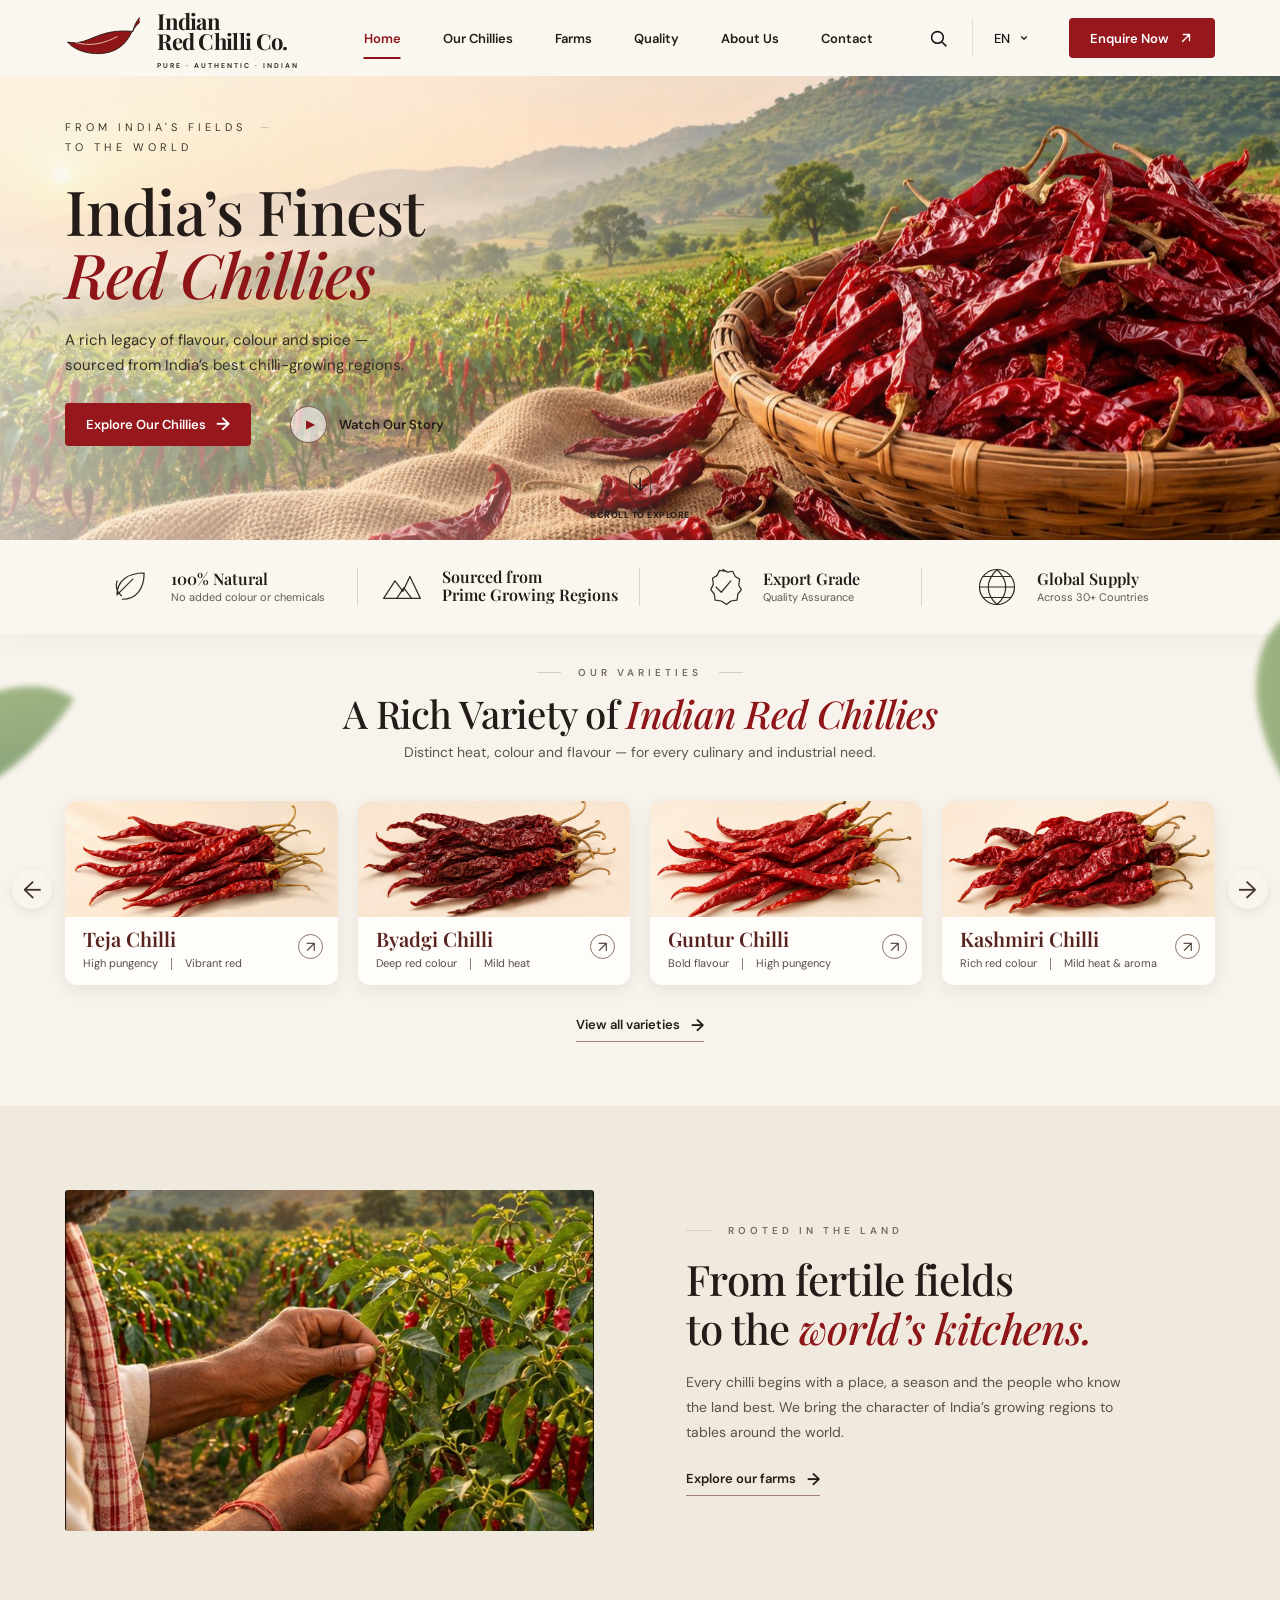
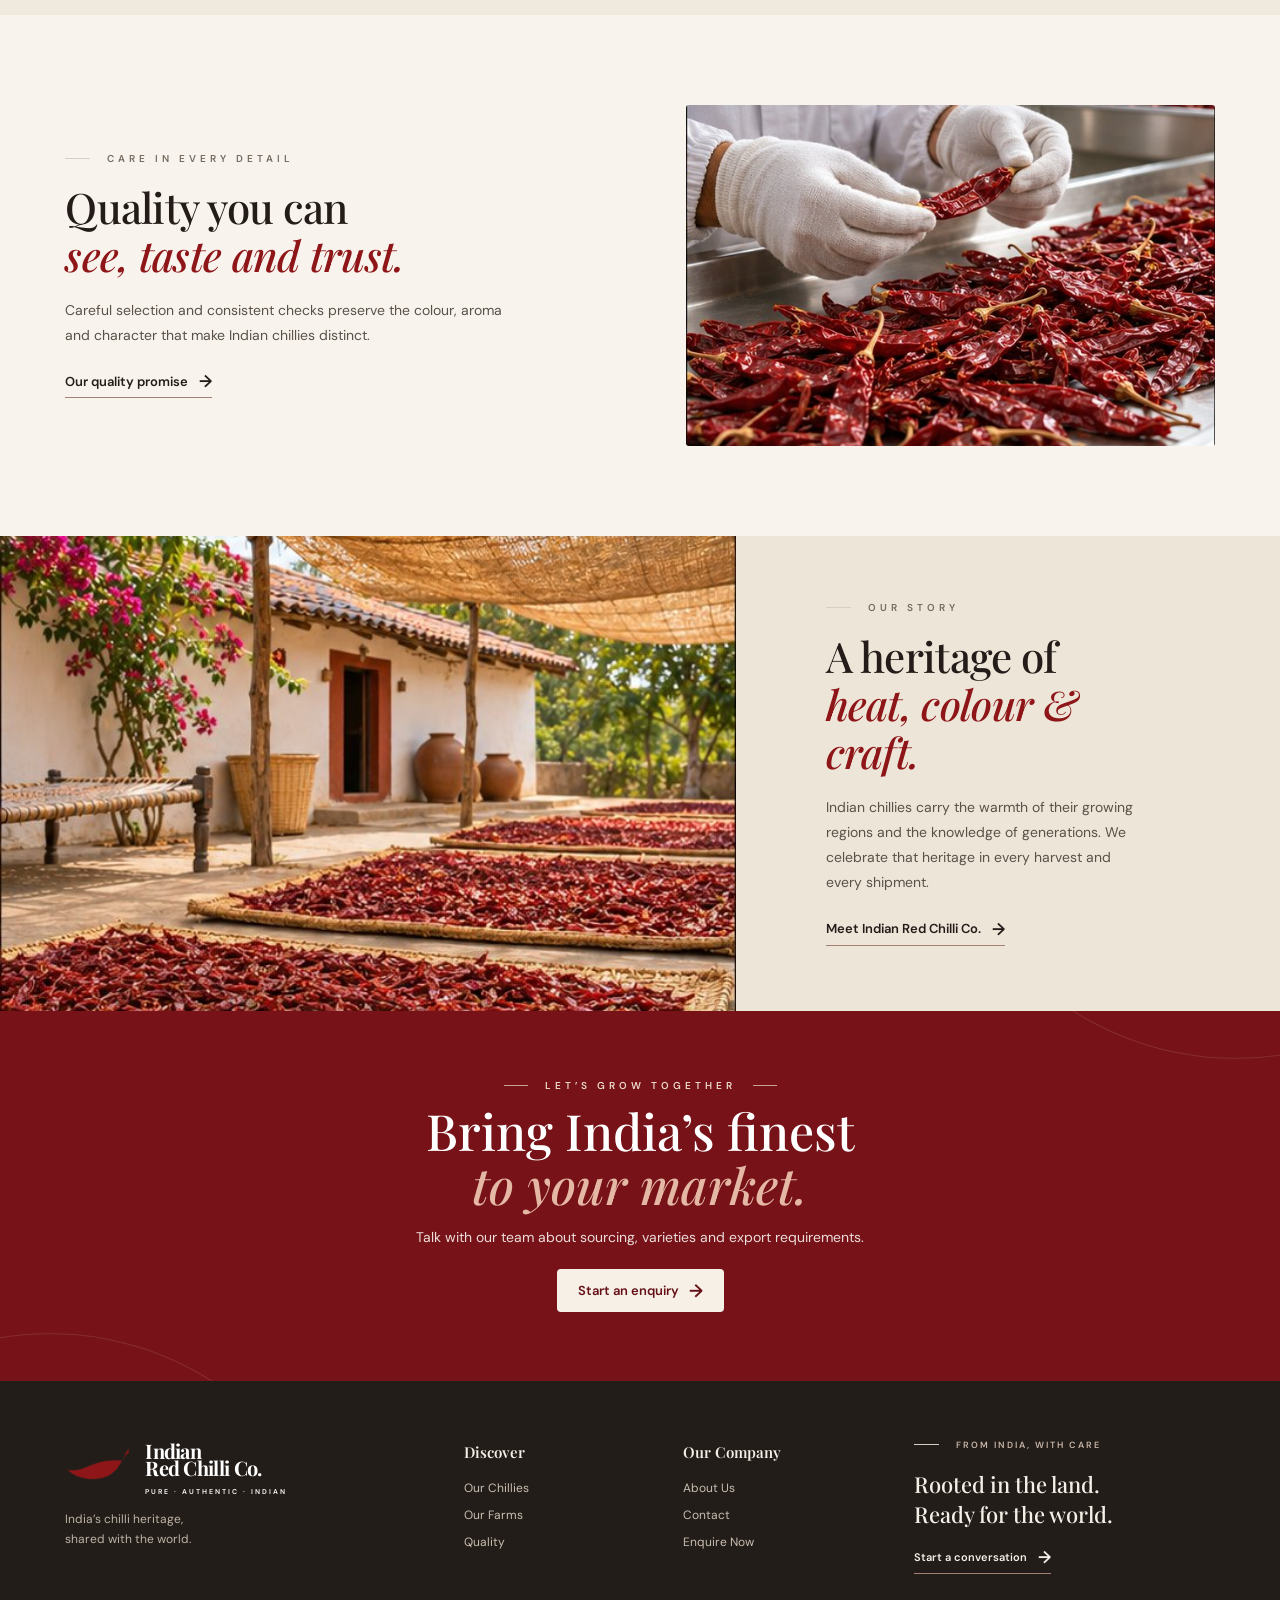
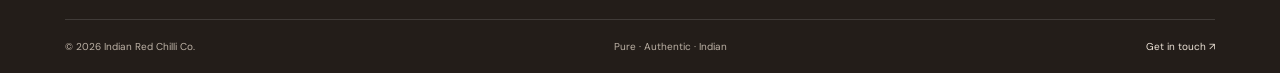
<file: index.html>
<!doctype html>
<html lang="en">
<head><link rel="icon" type="image/svg+xml" href="assets/favicon.svg">
  <meta charset="utf-8"><meta name="viewport" content="width=device-width, initial-scale=1">
  <meta name="theme-color" content="#f8f4ed"><meta name="description" content="Discover India's finest red chillies, sourced with care from the country's most celebrated growing regions.">
  <title>Indian Red Chilli Co. — Pure. Authentic. Indian.</title>
  <link rel="preconnect" href="https://fonts.googleapis.com"><link rel="preconnect" href="https://fonts.gstatic.com" crossorigin>
  <link href="https://fonts.googleapis.com/css2?family=DM+Sans:wght@400;500;600;700&family=Playfair+Display:ital,wght@0,500;0,600;0,700;1,500;1,600&display=swap" rel="stylesheet">
  <link rel="stylesheet" href="styles.css"><script src="components.js" defer></script><script src="script.js" defer></script>
</head>
<body data-page="home">
  <site-header></site-header>
  <main>
    <section class="hero home-hero" id="home">
      <div class="hero-photo"></div><div class="hero-wash"></div>
      <div class="hero-copy"><p class="eyebrow">FROM INDIA'S FIELDS <span>—</span><br>TO THE WORLD</p><h1>India’s Finest<br><em>Red Chillies</em></h1><p class="hero-description">A rich legacy of flavour, colour and spice —<br class="desktop-only"> sourced from India’s best chilli-growing regions.</p><div class="hero-actions"><a class="primary-button" href="chillies.html">Explore Our Chillies <span>→</span></a><a class="story-link" href="about.html"><span class="play" aria-hidden="true">▶</span> Watch Our Story</a></div></div>
      <a class="scroll-cue" href="#promise"><span class="scroll-icon">↓</span>SCROLL TO EXPLORE</a>
    </section>

    <section class="proof" id="promise" aria-label="Our promise">
      <article class="proof-item"><svg viewBox="0 0 48 48" aria-hidden="true"><path d="M8 33C8 17 20 8 39 8c0 18-9 30-25 30M8 33l18-18M8 17c-2 7 0 13 5 17"/></svg><div><h2>100% Natural</h2><p>No added colour or chemicals</p></div></article>
      <article class="proof-item"><svg viewBox="0 0 48 48" aria-hidden="true"><path d="m3 37 13-20 9 12 8-17 12 25H3Z"/><path d="m18 37 8-12 9 12"/></svg><div><h2>Sourced from<br>Prime Growing Regions</h2></div></article>
      <article class="proof-item"><svg viewBox="0 0 48 48" aria-hidden="true"><path d="M24 4 29 7l6-1 3 6 5 3-1 7 3 5-4 5-1 7-7 1-5 4-6-4-7-1-1-7-4-5 3-6-1-7 5-3 3-6 6 1Z"/><path d="m16 24 6 6 11-13"/></svg><div><h2>Export Grade</h2><p>Quality Assurance</p></div></article>
      <article class="proof-item"><svg viewBox="0 0 48 48" aria-hidden="true"><circle cx="24" cy="24" r="20"/><path d="M4 24h40M24 4c7 7 10 13 10 20s-3 14-10 20M24 4c-7 7-10 13-10 20s3 14 10 20M8 12h32M8 36h32"/></svg><div><h2>Global Supply</h2><p>Across 30+ Countries</p></div></article>
    </section>

    <section class="section varieties home-varieties" id="varieties"><div class="section-heading reveal"><p class="section-kicker"><span></span> OUR VARIETIES <span></span></p><h2>A Rich Variety of <em>Indian Red Chillies</em></h2><p>Distinct heat, colour and flavour — for every culinary and industrial need.</p></div><div class="product-carousel"><button class="carousel-arrow previous" aria-label="Previous varieties">←</button><div class="product-grid">
      <article class="product-card reveal" data-searchable><div class="product-image"><img src="assets/chilli-teja.jpg" alt="Dried Teja chillies" loading="lazy" decoding="async"></div><div class="product-info"><h3>Teja Chilli</h3><p>High pungency <i></i> Vibrant red</p><a class="round-link" href="chillies.html#teja" aria-label="Explore Teja Chilli">↗</a></div></article>
      <article class="product-card reveal" data-searchable><div class="product-image"><img src="assets/chilli-byadgi.jpg" alt="Dried Byadgi chillies" loading="lazy" decoding="async"></div><div class="product-info"><h3>Byadgi Chilli</h3><p>Deep red colour <i></i> Mild heat</p><a class="round-link" href="chillies.html#byadgi" aria-label="Explore Byadgi Chilli">↗</a></div></article>
      <article class="product-card reveal" data-searchable><div class="product-image"><img src="assets/chilli-guntur.jpg" alt="Dried Guntur chillies" loading="lazy" decoding="async"></div><div class="product-info"><h3>Guntur Chilli</h3><p>Bold flavour <i></i> High pungency</p><a class="round-link" href="chillies.html#guntur" aria-label="Explore Guntur Chilli">↗</a></div></article>
      <article class="product-card reveal" data-searchable><div class="product-image"><img src="assets/chilli-kashmiri.jpg" alt="Dried Kashmiri chillies" loading="lazy" decoding="async"></div><div class="product-info"><h3>Kashmiri Chilli</h3><p>Rich red colour <i></i> Mild heat &amp; aroma</p><a class="round-link" href="chillies.html#kashmiri" aria-label="Explore Kashmiri Chilli">↗</a></div></article>
    </div><button class="carousel-arrow next" aria-label="Next varieties">→</button></div><div class="section-action"><a class="text-link" href="chillies.html">View all varieties <span>→</span></a></div></section>

    <section class="origin-band section" id="farms"><div class="origin-photo sprite sprite-farm reveal" role="img" aria-label="Chilli fields in India at sunrise"></div><div class="origin-copy reveal"><p class="section-kicker left-kicker"><span></span> ROOTED IN THE LAND</p><h2>From fertile fields<br>to the <em>world’s kitchens.</em></h2><p>Every chilli begins with a place, a season and the people who know the land best. We bring the character of India’s growing regions to tables around the world.</p><a class="text-link" href="farms.html">Explore our farms <span>→</span></a></div></section>

    <section class="quality-strip section"><div class="quality-copy reveal"><p class="section-kicker left-kicker"><span></span> CARE IN EVERY DETAIL</p><h2>Quality you can<br><em>see, taste and trust.</em></h2><p>Careful selection and consistent checks preserve the colour, aroma and character that make Indian chillies distinct.</p><a class="text-link" href="quality.html">Our quality promise <span>→</span></a></div><div class="quality-photo sprite sprite-quality reveal" role="img" aria-label="Chilli quality inspection"></div></section>

    <section class="story-section"><div class="story-image sprite sprite-drying reveal" role="img" aria-label="Chillies drying on woven mats"></div><div class="story-panel reveal"><p class="section-kicker left-kicker"><span></span> OUR STORY</p><h2>A heritage of<br><em>heat, colour &amp; craft.</em></h2><p>Indian chillies carry the warmth of their growing regions and the knowledge of generations. We celebrate that heritage in every harvest and every shipment.</p><a class="text-link" href="about.html">Meet Indian Red Chilli Co. <span>→</span></a></div></section>

    <section class="closing-cta"><div class="cta-content reveal"><p class="section-kicker"><span></span> LET’S GROW TOGETHER <span></span></p><h2>Bring India’s finest<br><em>to your market.</em></h2><p>Talk with our team about sourcing, varieties and export requirements.</p><a class="primary-button light-button" href="contact.html">Start an enquiry <span>→</span></a></div><div class="cta-leaf cta-leaf-one"></div><div class="cta-leaf cta-leaf-two"></div></section>
  </main>
  <site-footer></site-footer>
</body>
</html>
</file>
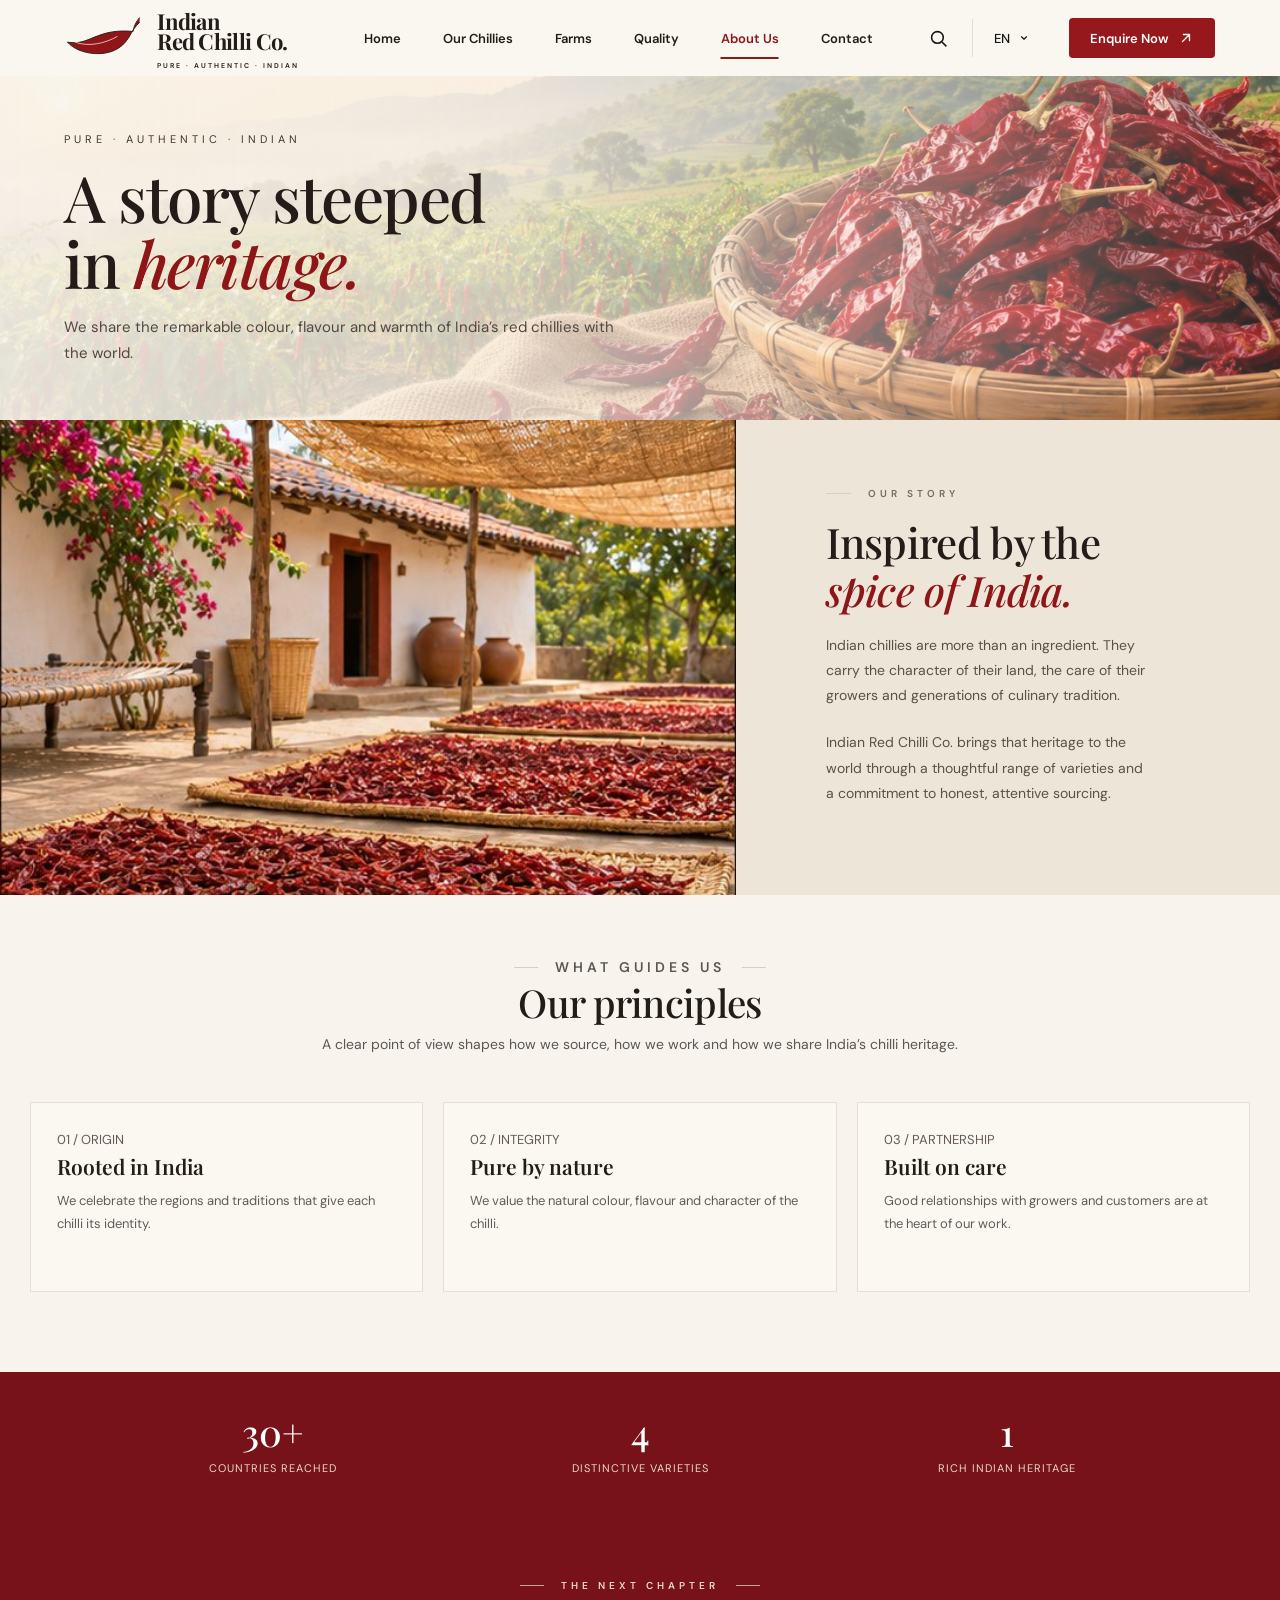
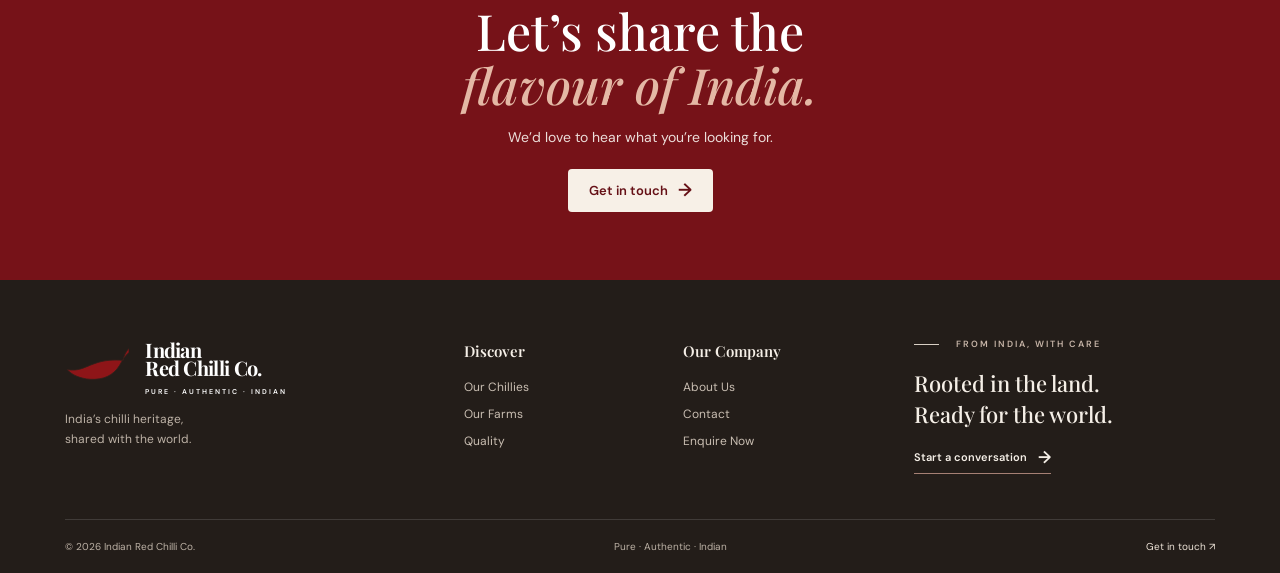
<file: about.html>
<!doctype html><html lang="en"><head><link rel="icon" type="image/svg+xml" href="assets/favicon.svg"><meta charset="utf-8"><meta name="viewport" content="width=device-width, initial-scale=1"><meta name="description" content="The story and values behind Indian Red Chilli Co."><title>About Us — Indian Red Chilli Co.</title><link rel="preconnect" href="https://fonts.googleapis.com"><link rel="preconnect" href="https://fonts.gstatic.com" crossorigin><link href="https://fonts.googleapis.com/css2?family=DM+Sans:wght@400;500;600;700&family=Playfair+Display:ital,wght@0,500;0,600;0,700;1,500;1,600&display=swap" rel="stylesheet"><link rel="stylesheet" href="styles.css"><script src="components.js" defer></script><script src="script.js" defer></script></head><body data-page="about"><site-header></site-header><main>
  <section class="page-hero page-hero--about"><div class="page-hero-image"></div><div class="hero-wash"></div><div class="page-hero-copy"><p class="eyebrow">PURE · AUTHENTIC · INDIAN</p><h1>A story steeped<br>in <em>heritage.</em></h1><p>We share the remarkable colour, flavour and warmth of India’s red chillies with the world.</p></div></section>
  <section class="story-section about-story"><div class="story-image sprite sprite-drying reveal" role="img" aria-label="Traditional chilli harvest drying"></div><div class="story-panel reveal"><p class="section-kicker left-kicker"><span></span> OUR STORY</p><h2>Inspired by the<br><em>spice of India.</em></h2><p>Indian chillies are more than an ingredient. They carry the character of their land, the care of their growers and generations of culinary tradition.</p><p>Indian Red Chilli Co. brings that heritage to the world through a thoughtful range of varieties and a commitment to honest, attentive sourcing.</p></div></section>
  <section class="page-intro reveal"><p class="section-kicker"><span></span> WHAT GUIDES US <span></span></p><h2>Our principles</h2><p>A clear point of view shapes how we source, how we work and how we share India’s chilli heritage.</p></section>
  <section class="value-grid"><article class="value-card reveal"><p class="region-index">01 / ORIGIN</p><h3>Rooted in India</h3><p>We celebrate the regions and traditions that give each chilli its identity.</p></article><article class="value-card reveal"><p class="region-index">02 / INTEGRITY</p><h3>Pure by nature</h3><p>We value the natural colour, flavour and character of the chilli.</p></article><article class="value-card reveal"><p class="region-index">03 / PARTNERSHIP</p><h3>Built on care</h3><p>Good relationships with growers and customers are at the heart of our work.</p></article></section>
  <section class="stats-row"><div class="reveal"><strong>30+</strong><span>Countries reached</span></div><div class="reveal"><strong>4</strong><span>Distinctive varieties</span></div><div class="reveal"><strong>1</strong><span>Rich Indian heritage</span></div></section>
  <section class="closing-cta"><div class="cta-content reveal"><p class="section-kicker"><span></span> THE NEXT CHAPTER <span></span></p><h2>Let’s share the<br><em>flavour of India.</em></h2><p>We’d love to hear what you’re looking for.</p><a class="primary-button light-button" href="contact.html">Get in touch <span>→</span></a></div></section>
</main><site-footer></site-footer></body></html>
</file>
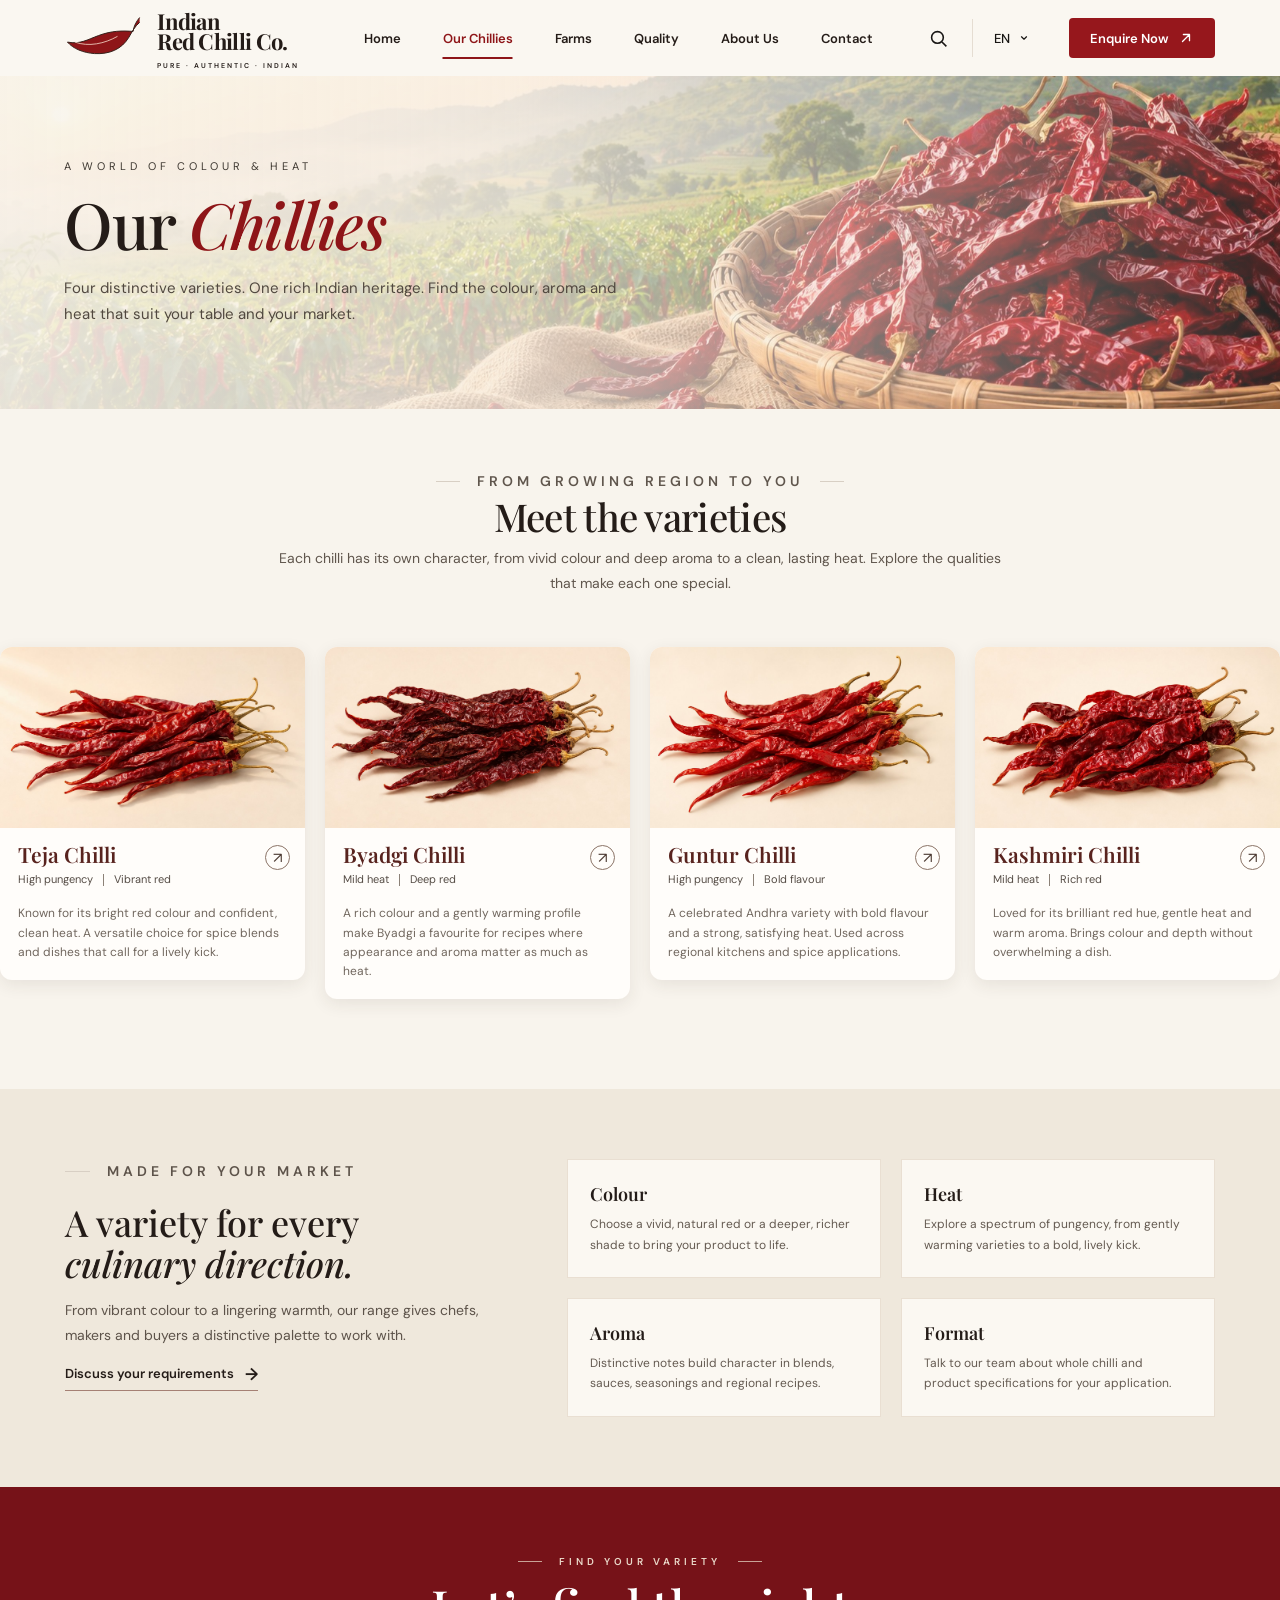
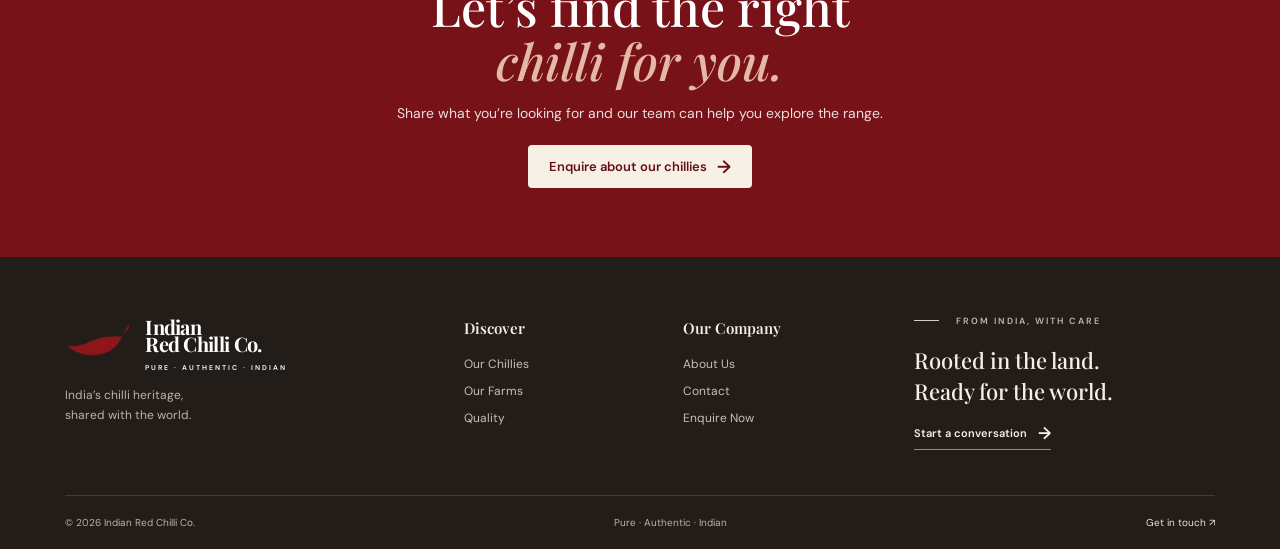
<file: chillies.html>
<!doctype html><html lang="en"><head><link rel="icon" type="image/svg+xml" href="assets/favicon.svg"><meta charset="utf-8"><meta name="viewport" content="width=device-width, initial-scale=1"><meta name="description" content="Explore the distinctive heat, colour and flavour of Indian red chilli varieties."><title>Our Chillies — Indian Red Chilli Co.</title><link rel="preconnect" href="https://fonts.googleapis.com"><link rel="preconnect" href="https://fonts.gstatic.com" crossorigin><link href="https://fonts.googleapis.com/css2?family=DM+Sans:wght@400;500;600;700&family=Playfair+Display:ital,wght@0,500;0,600;0,700;1,500;1,600&display=swap" rel="stylesheet"><link rel="stylesheet" href="styles.css"><script src="components.js" defer></script><script src="script.js" defer></script></head><body data-page="chillies"><site-header></site-header><main>
  <section class="page-hero page-hero--chillies"><div class="page-hero-image"></div><div class="hero-wash"></div><div class="page-hero-copy"><p class="eyebrow">A WORLD OF COLOUR &amp; HEAT</p><h1>Our <em>Chillies</em></h1><p>Four distinctive varieties. One rich Indian heritage. Find the colour, aroma and heat that suit your table and your market.</p></div></section>
  <section class="page-intro reveal"><p class="section-kicker"><span></span> FROM GROWING REGION TO YOU <span></span></p><h2>Meet the varieties</h2><p>Each chilli has its own character, from vivid colour and deep aroma to a clean, lasting heat. Explore the qualities that make each one special.</p></section>
  <section class="catalog-grid" aria-label="Chilli varieties">
    <chilli-card name="Teja" slug="teja" image="teja" heat="High pungency" colour="Vibrant red" note="Known for its bright red colour and confident, clean heat. A versatile choice for spice blends and dishes that call for a lively kick."></chilli-card>
    <chilli-card name="Byadgi" slug="byadgi" image="byadgi" heat="Mild heat" colour="Deep red" note="A rich colour and a gently warming profile make Byadgi a favourite for recipes where appearance and aroma matter as much as heat."></chilli-card>
    <chilli-card name="Guntur" slug="guntur" image="guntur" heat="High pungency" colour="Bold flavour" note="A celebrated Andhra variety with bold flavour and a strong, satisfying heat. Used across regional kitchens and spice applications."></chilli-card>
    <chilli-card name="Kashmiri" slug="kashmiri" image="kashmiri" heat="Mild heat" colour="Rich red" note="Loved for its brilliant red hue, gentle heat and warm aroma. Brings colour and depth without overwhelming a dish."></chilli-card>
  </section>
  <section class="detail-band"><div class="reveal"><p class="section-kicker left-kicker"><span></span> MADE FOR YOUR MARKET</p><h2>A variety for every<br><em>culinary direction.</em></h2><p>From vibrant colour to a lingering warmth, our range gives chefs, makers and buyers a distinctive palette to work with.</p><a class="text-link" href="contact.html">Discuss your requirements <span>→</span></a></div><div class="detail-list"><article class="reveal"><h3>Colour</h3><p>Choose a vivid, natural red or a deeper, richer shade to bring your product to life.</p></article><article class="reveal"><h3>Heat</h3><p>Explore a spectrum of pungency, from gently warming varieties to a bold, lively kick.</p></article><article class="reveal"><h3>Aroma</h3><p>Distinctive notes build character in blends, sauces, seasonings and regional recipes.</p></article><article class="reveal"><h3>Format</h3><p>Talk to our team about whole chilli and product specifications for your application.</p></article></div></section>
  <section class="closing-cta"><div class="cta-content reveal"><p class="section-kicker"><span></span> FIND YOUR VARIETY <span></span></p><h2>Let’s find the right<br><em>chilli for you.</em></h2><p>Share what you’re looking for and our team can help you explore the range.</p><a class="primary-button light-button" href="contact.html">Enquire about our chillies <span>→</span></a></div></section>
</main><site-footer></site-footer></body></html>
</file>
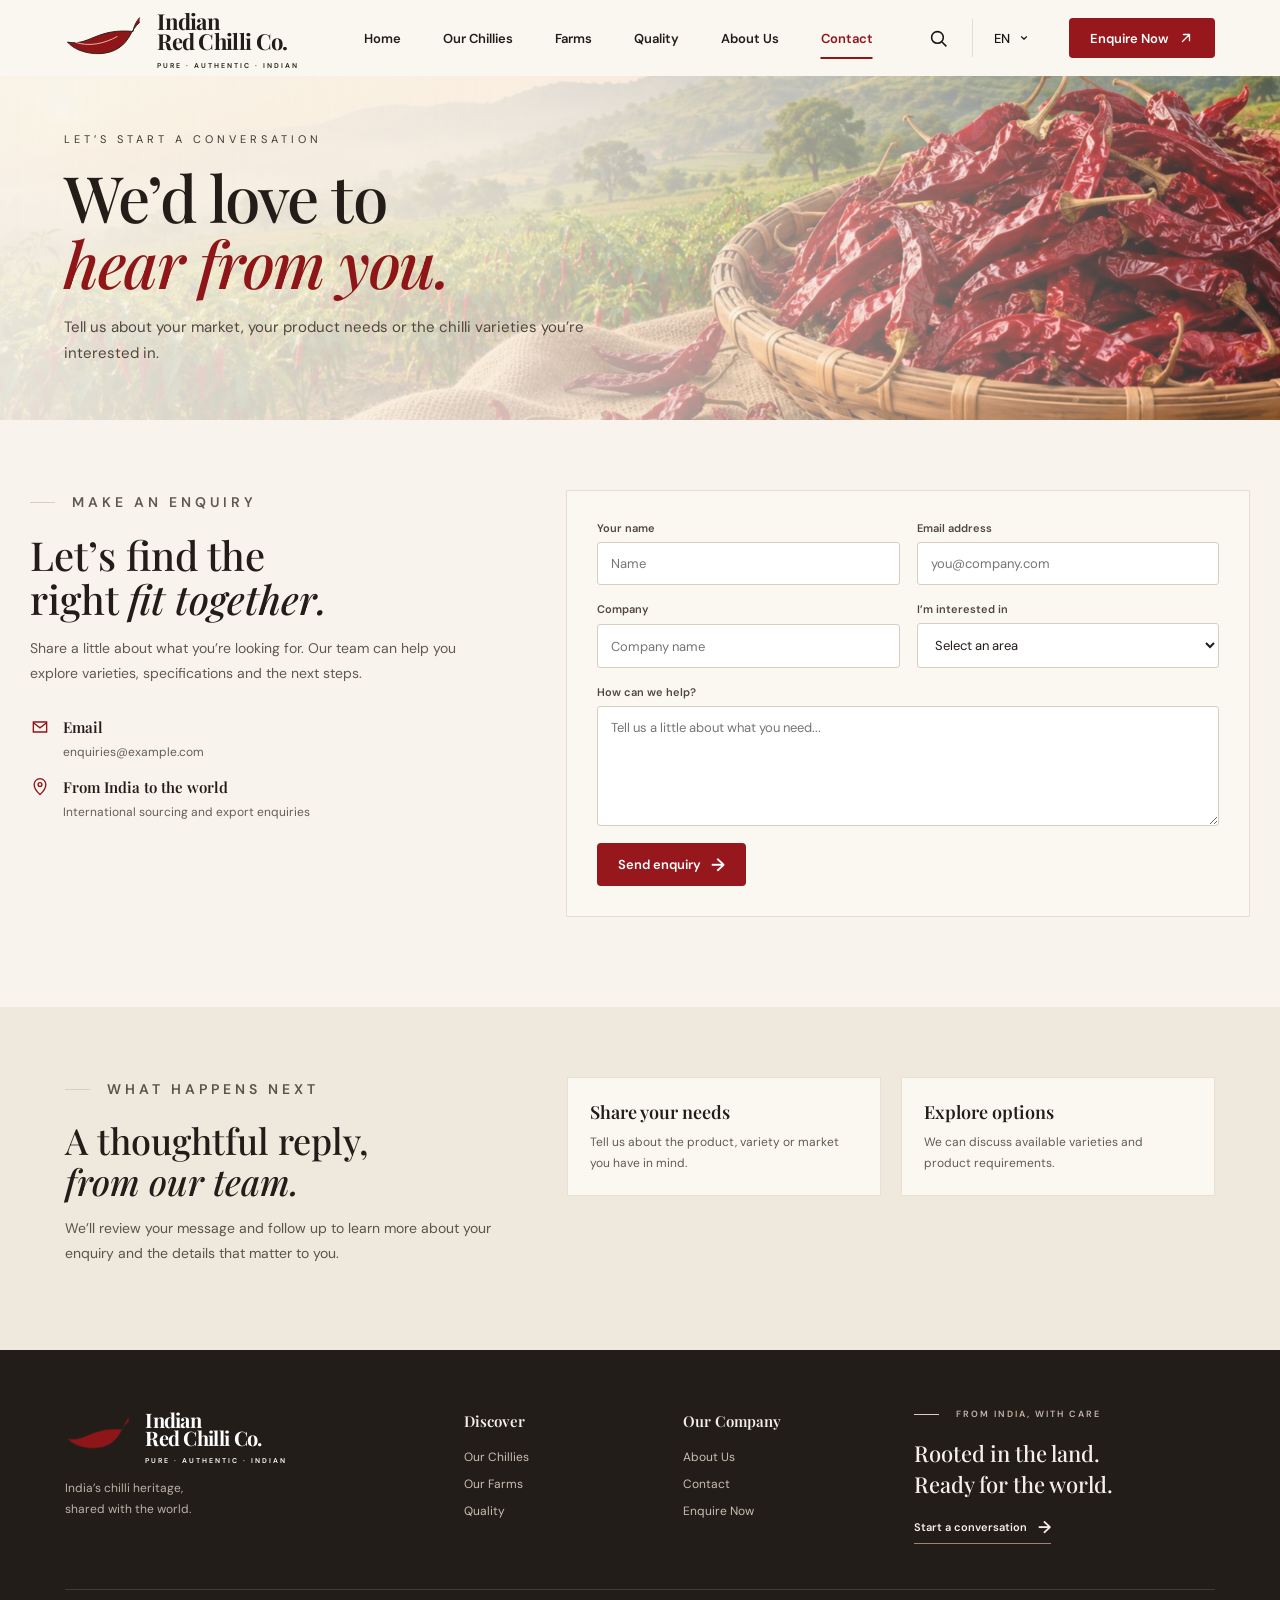
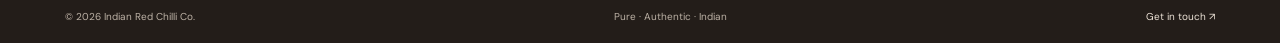
<file: contact.html>
<!doctype html><html lang="en"><head><link rel="icon" type="image/svg+xml" href="assets/favicon.svg"><meta charset="utf-8"><meta name="viewport" content="width=device-width, initial-scale=1"><meta name="description" content="Contact Indian Red Chilli Co. about varieties, sourcing and export enquiries."><title>Contact — Indian Red Chilli Co.</title><link rel="preconnect" href="https://fonts.googleapis.com"><link rel="preconnect" href="https://fonts.gstatic.com" crossorigin><link href="https://fonts.googleapis.com/css2?family=DM+Sans:wght@400;500;600;700&family=Playfair+Display:ital,wght@0,500;0,600;0,700;1,500;1,600&display=swap" rel="stylesheet"><link rel="stylesheet" href="styles.css"><script src="components.js" defer></script><script src="script.js" defer></script></head><body data-page="contact"><site-header></site-header><main>
  <section class="page-hero page-hero--contact"><div class="page-hero-image"></div><div class="hero-wash"></div><div class="page-hero-copy"><p class="eyebrow">LET’S START A CONVERSATION</p><h1>We’d love to<br><em>hear from you.</em></h1><p>Tell us about your market, your product needs or the chilli varieties you’re interested in.</p></div></section>
  <section class="contact-layout"><div class="contact-copy reveal"><p class="section-kicker left-kicker"><span></span> MAKE AN ENQUIRY</p><h2>Let’s find the<br>right <em>fit together.</em></h2><p>Share a little about what you’re looking for. Our team can help you explore varieties, specifications and the next steps.</p><div class="contact-points"><div class="contact-point"><svg viewBox="0 0 24 24" aria-hidden="true"><path d="M4 6h16v12H4z"/><path d="m4 7 8 6 8-6"/></svg><div><strong>Email</strong><span>enquiries@example.com</span></div></div><div class="contact-point"><svg viewBox="0 0 24 24" aria-hidden="true"><path d="M12 21s7-6.2 7-12a7 7 0 1 0-14 0c0 5.8 7 12 7 12Z"/><circle cx="12" cy="9" r="2.3"/></svg><div><strong>From India to the world</strong><span>International sourcing and export enquiries</span></div></div></div></div>
  <form class="enquiry-form reveal" data-mailto="enquiries@example.com">
    <div class="form-field"><label for="name">Your name</label><input id="name" name="name" autocomplete="name" required placeholder="Name"></div>
    <div class="form-field"><label for="email">Email address</label><input id="email" name="email" type="email" autocomplete="email" required placeholder="you@company.com"></div>
    <div class="form-field"><label for="company">Company</label><input id="company" name="company" autocomplete="organization" placeholder="Company name"></div>
    <div class="form-field"><label for="interest">I’m interested in</label><select id="interest" name="interest"><option value="General enquiry">Select an area</option><option>Chilli varieties</option><option>Export sourcing</option><option>Quality and specifications</option><option>Other</option></select></div>
    <div class="form-field full"><label for="message">How can we help?</label><textarea id="message" name="message" required placeholder="Tell us a little about what you need..."></textarea></div>
    <p class="form-error" hidden>Please check the required fields and try again.</p>
    <p class="form-success" hidden>Your email app is opening with your enquiry.</p>
    <button class="primary-button form-submit" type="submit">Send enquiry <span>→</span></button>
  </form></section>
  <section class="detail-band"><div class="reveal"><p class="section-kicker left-kicker"><span></span> WHAT HAPPENS NEXT</p><h2>A thoughtful reply,<br><em>from our team.</em></h2><p>We’ll review your message and follow up to learn more about your enquiry and the details that matter to you.</p></div><div class="detail-list"><article class="reveal"><h3>Share your needs</h3><p>Tell us about the product, variety or market you have in mind.</p></article><article class="reveal"><h3>Explore options</h3><p>We can discuss available varieties and product requirements.</p></article></div></section>
</main><site-footer></site-footer></body></html>
</file>
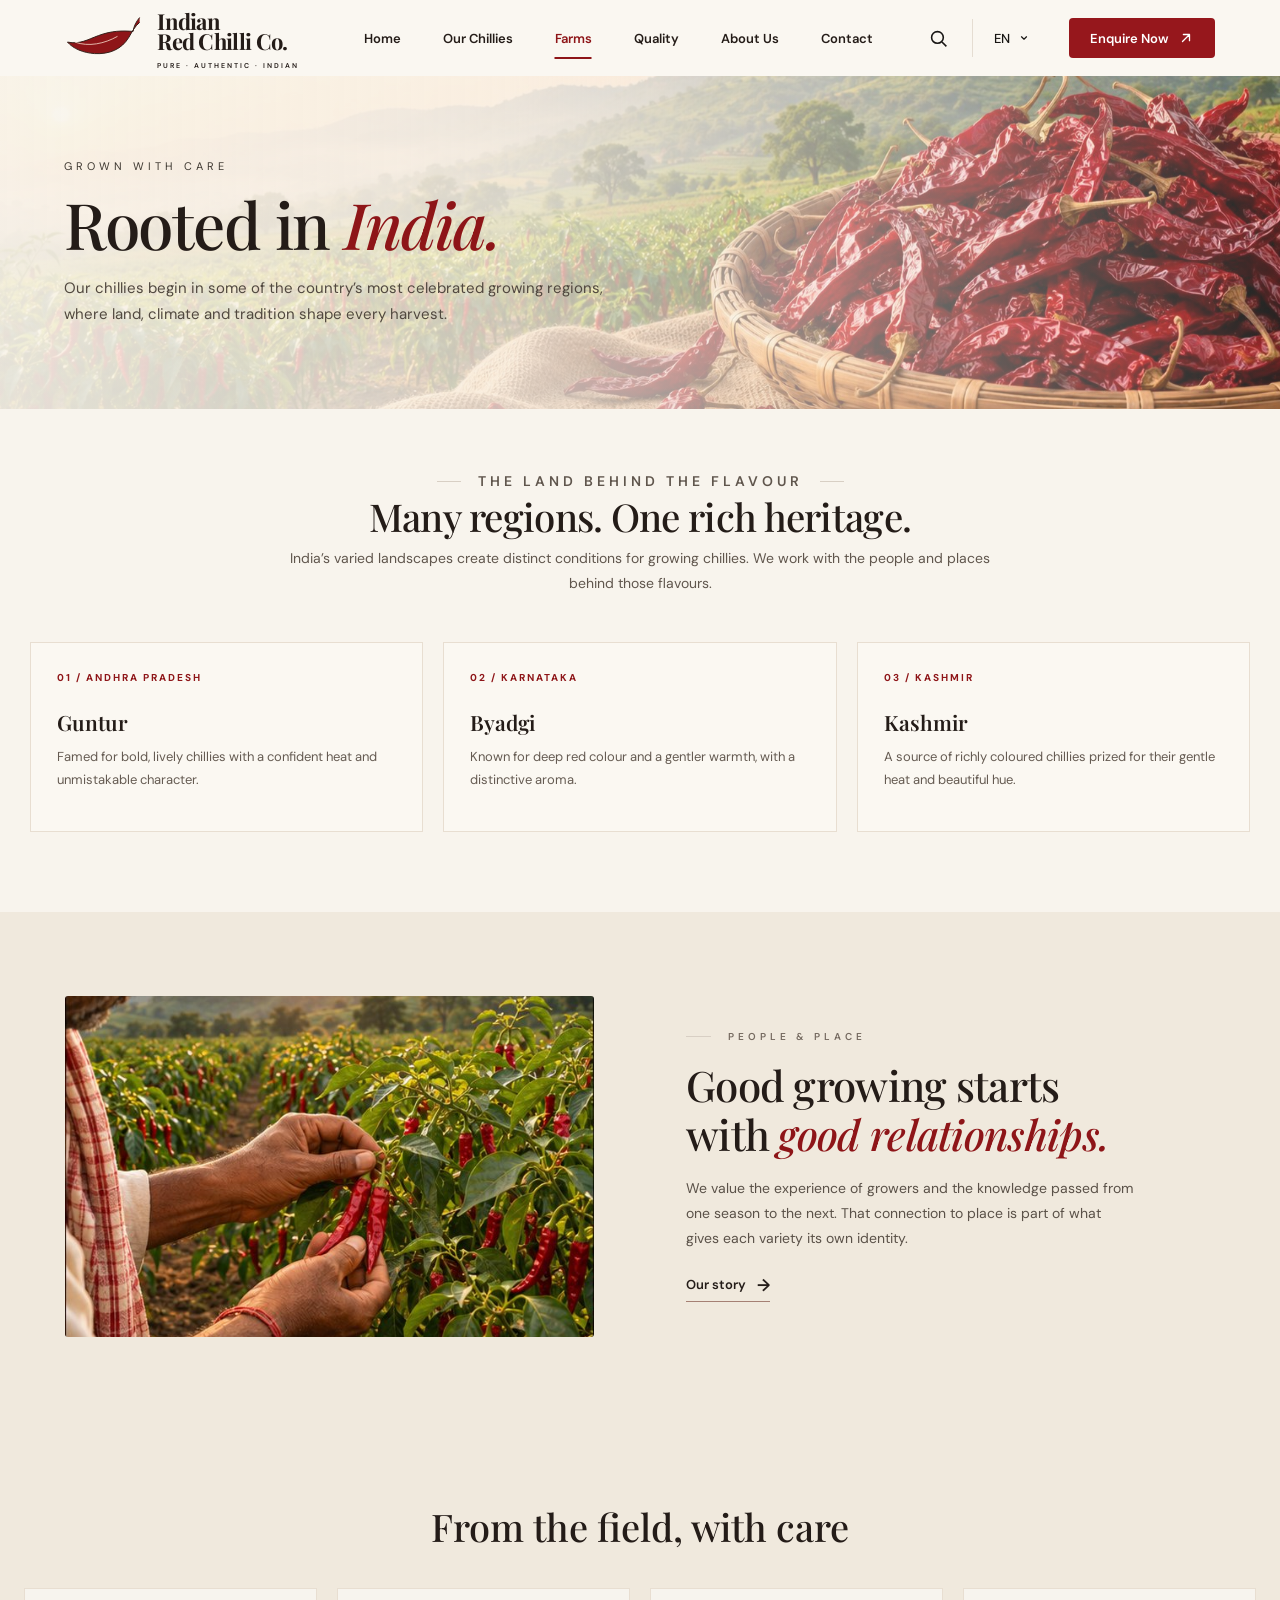
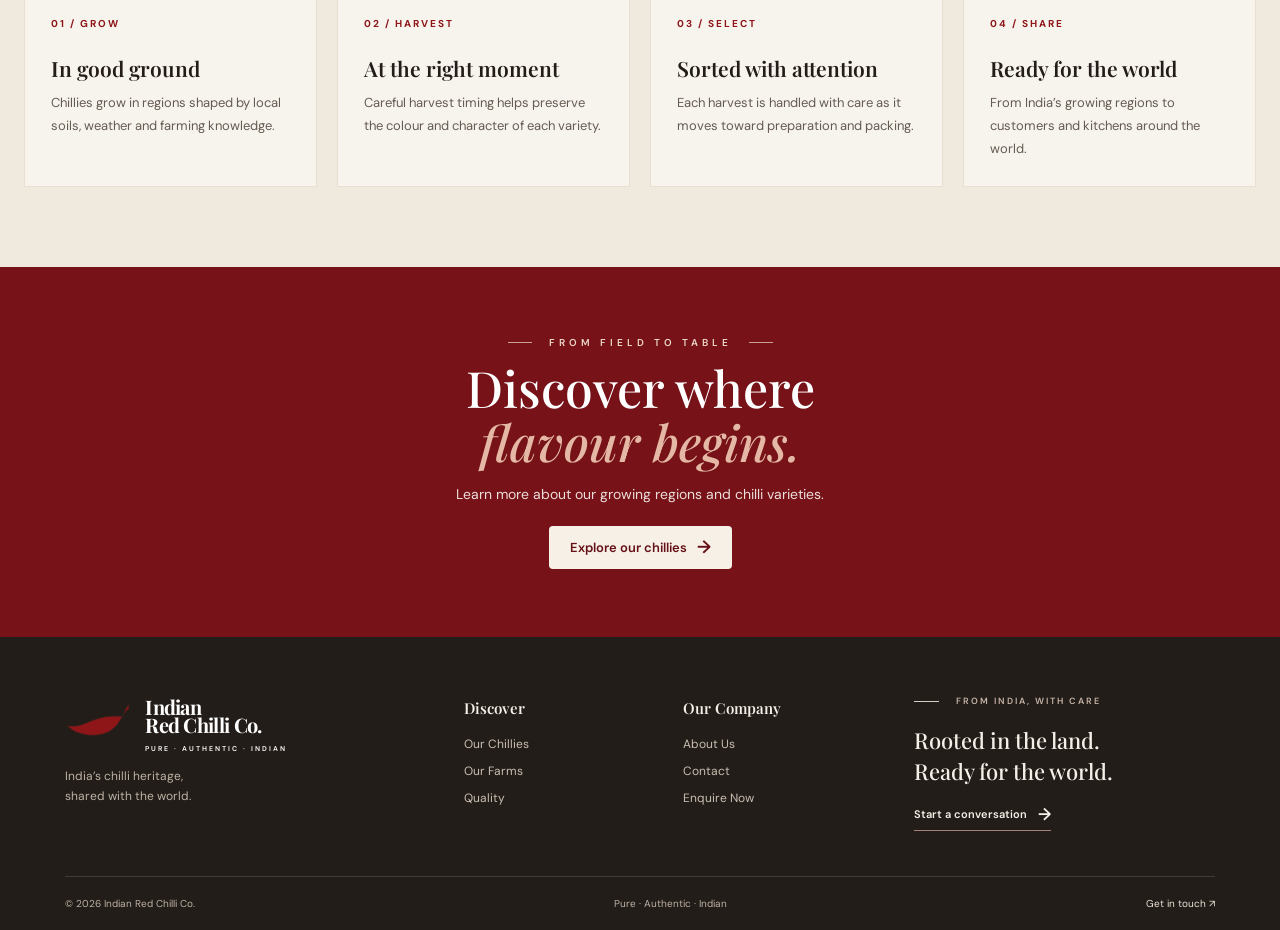
<file: farms.html>
<!doctype html><html lang="en"><head><link rel="icon" type="image/svg+xml" href="assets/favicon.svg"><meta charset="utf-8"><meta name="viewport" content="width=device-width, initial-scale=1"><meta name="description" content="Discover the Indian chilli-growing regions and farming traditions behind every harvest."><title>Our Farms — Indian Red Chilli Co.</title><link rel="preconnect" href="https://fonts.googleapis.com"><link rel="preconnect" href="https://fonts.gstatic.com" crossorigin><link href="https://fonts.googleapis.com/css2?family=DM+Sans:wght@400;500;600;700&family=Playfair+Display:ital,wght@0,500;0,600;0,700;1,500;1,600&display=swap" rel="stylesheet"><link rel="stylesheet" href="styles.css"><script src="components.js" defer></script><script src="script.js" defer></script></head><body data-page="farms"><site-header></site-header><main>
  <section class="page-hero page-hero--farms"><div class="page-hero-image"></div><div class="hero-wash"></div><div class="page-hero-copy"><p class="eyebrow">GROWN WITH CARE</p><h1>Rooted in <em>India.</em></h1><p>Our chillies begin in some of the country’s most celebrated growing regions, where land, climate and tradition shape every harvest.</p></div></section>
  <section class="page-intro reveal"><p class="section-kicker"><span></span> THE LAND BEHIND THE FLAVOUR <span></span></p><h2>Many regions. One rich heritage.</h2><p>India’s varied landscapes create distinct conditions for growing chillies. We work with the people and places behind those flavours.</p></section>
  <section class="region-grid"><article class="region-card reveal"><p class="region-index">01 / ANDHRA PRADESH</p><h3>Guntur</h3><p>Famed for bold, lively chillies with a confident heat and unmistakable character.</p></article><article class="region-card reveal"><p class="region-index">02 / KARNATAKA</p><h3>Byadgi</h3><p>Known for deep red colour and a gentler warmth, with a distinctive aroma.</p></article><article class="region-card reveal"><p class="region-index">03 / KASHMIR</p><h3>Kashmir</h3><p>A source of richly coloured chillies prized for their gentle heat and beautiful hue.</p></article></section>
  <section class="origin-band section"><div class="origin-photo sprite sprite-farm reveal" role="img" aria-label="Farmer tending a chilli field"></div><div class="origin-copy reveal"><p class="section-kicker left-kicker"><span></span> PEOPLE &amp; PLACE</p><h2>Good growing starts<br>with <em>good relationships.</em></h2><p>We value the experience of growers and the knowledge passed from one season to the next. That connection to place is part of what gives each variety its own identity.</p><a class="text-link" href="about.html">Our story <span>→</span></a></div></section>
  <section class="journey"><h2>From the field, with care</h2><div class="process-grid"><article class="process-card reveal"><p class="step-index">01 / GROW</p><h3>In good ground</h3><p>Chillies grow in regions shaped by local soils, weather and farming knowledge.</p></article><article class="process-card reveal"><p class="step-index">02 / HARVEST</p><h3>At the right moment</h3><p>Careful harvest timing helps preserve the colour and character of each variety.</p></article><article class="process-card reveal"><p class="step-index">03 / SELECT</p><h3>Sorted with attention</h3><p>Each harvest is handled with care as it moves toward preparation and packing.</p></article><article class="process-card reveal"><p class="step-index">04 / SHARE</p><h3>Ready for the world</h3><p>From India’s growing regions to customers and kitchens around the world.</p></article></div></section>
  <section class="closing-cta"><div class="cta-content reveal"><p class="section-kicker"><span></span> FROM FIELD TO TABLE <span></span></p><h2>Discover where<br><em>flavour begins.</em></h2><p>Learn more about our growing regions and chilli varieties.</p><a class="primary-button light-button" href="chillies.html">Explore our chillies <span>→</span></a></div></section>
</main><site-footer></site-footer></body></html>
</file>
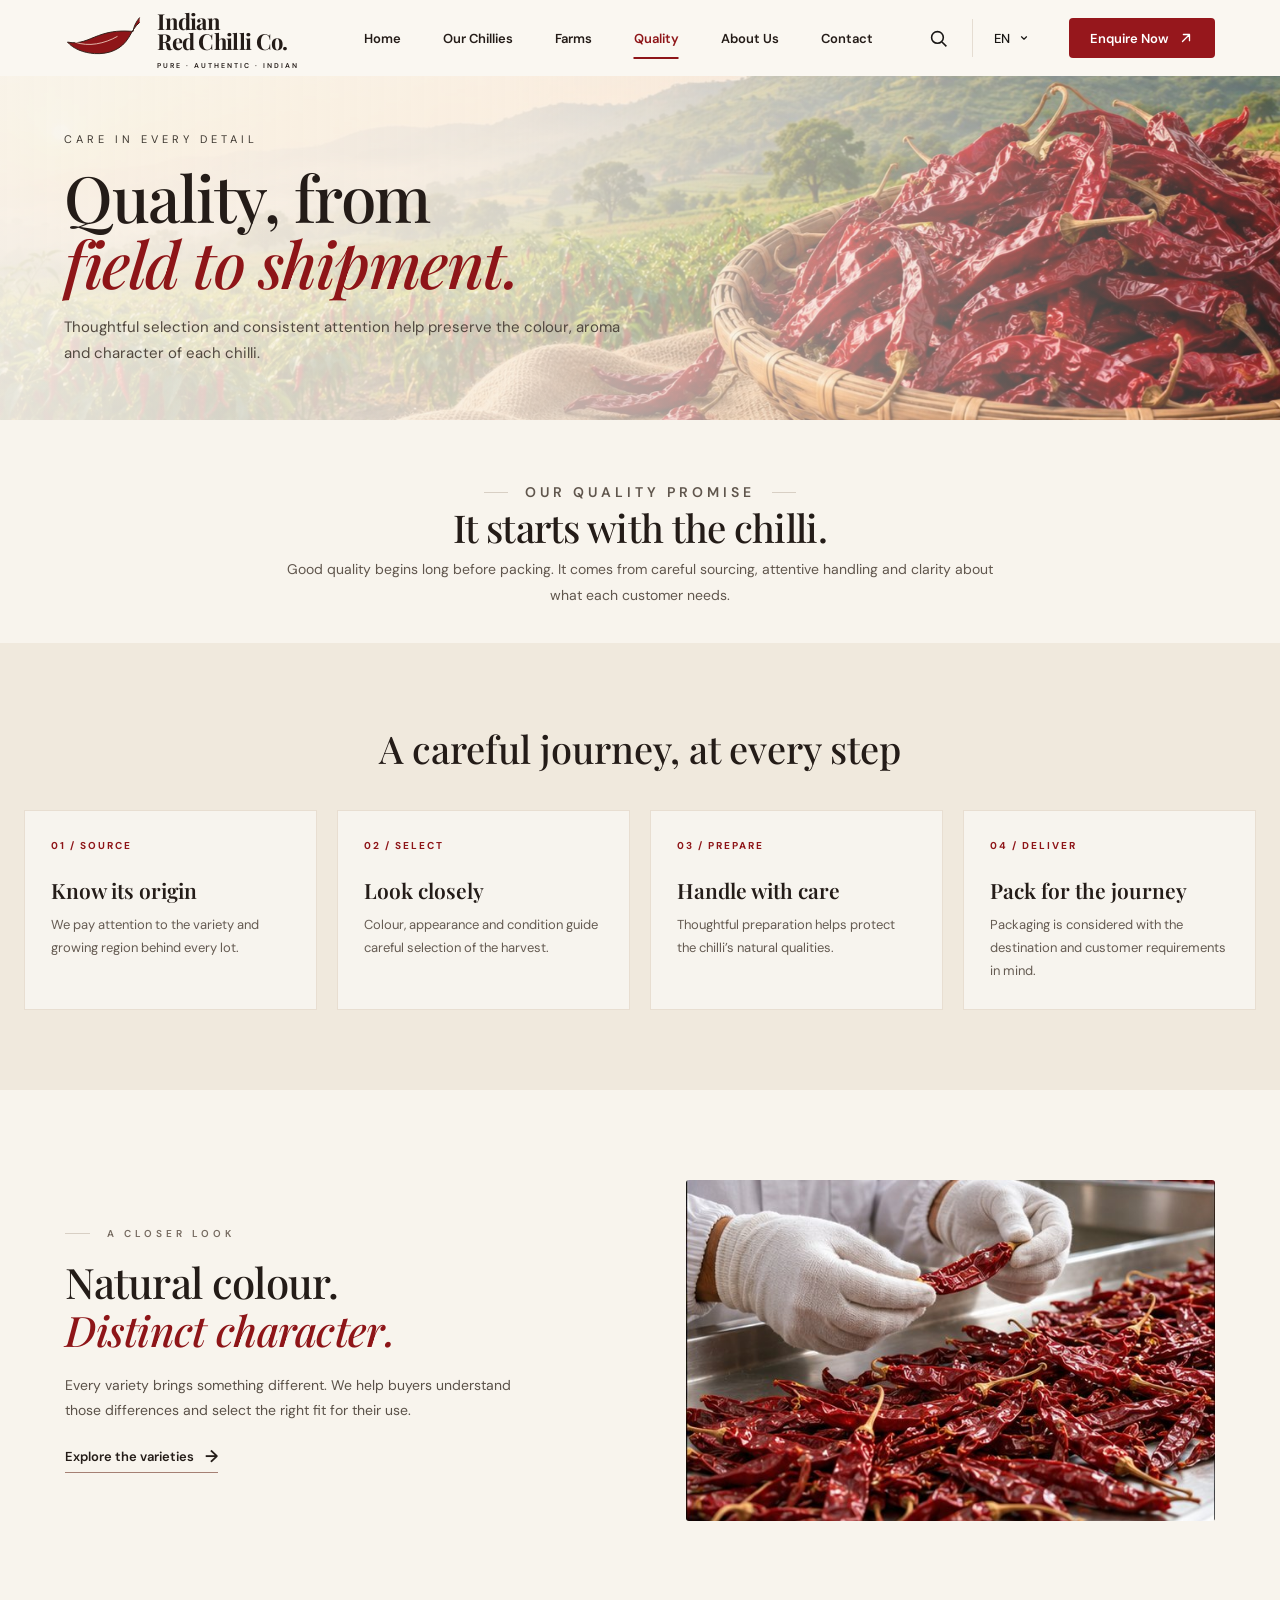
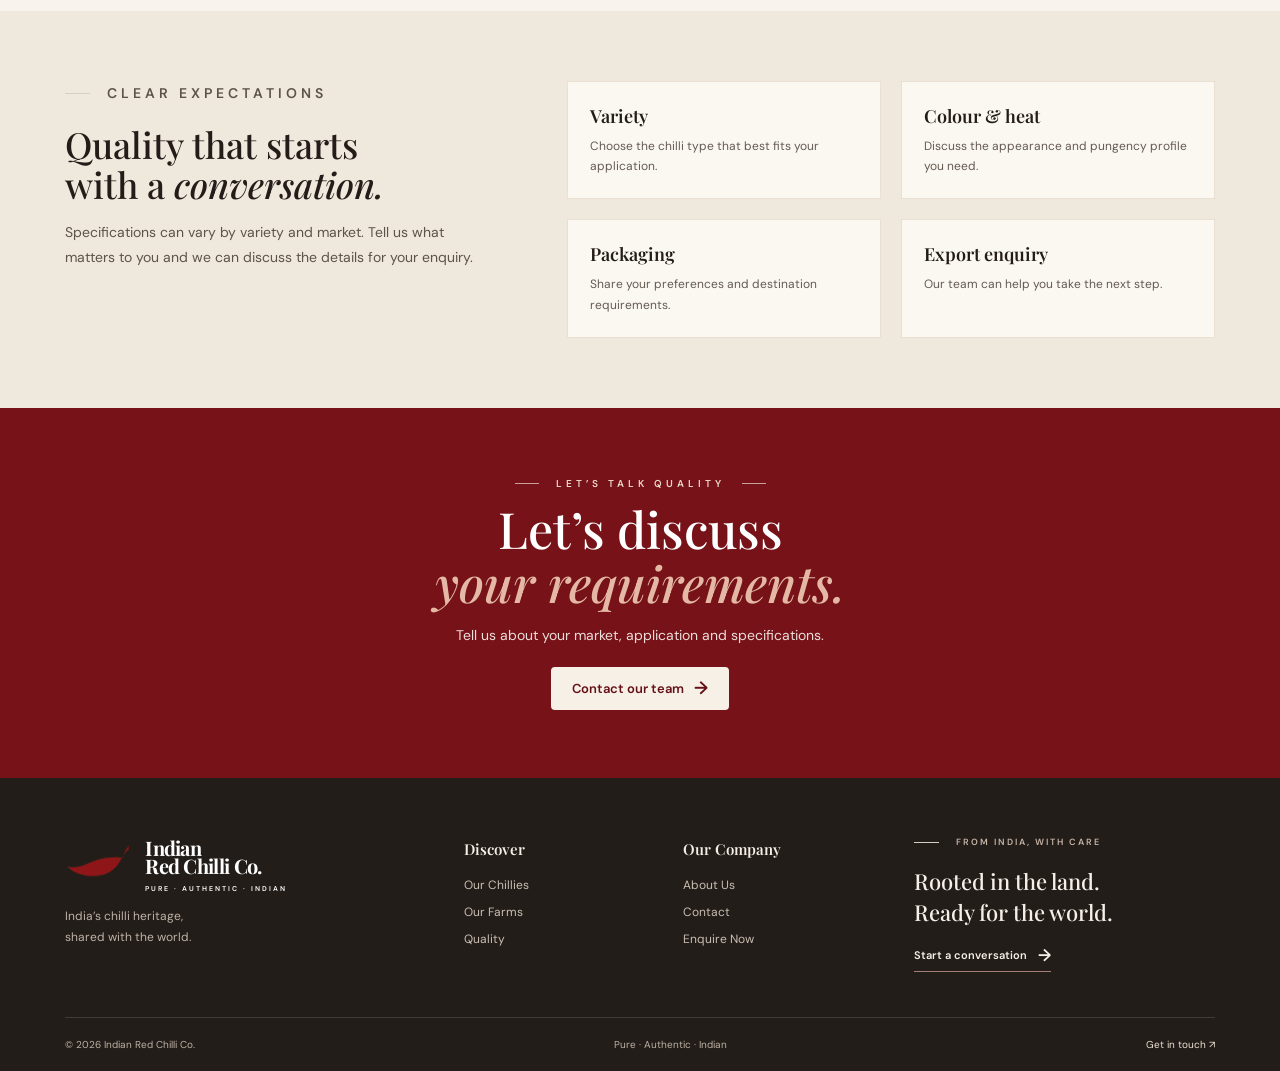
<file: quality.html>
<!doctype html><html lang="en"><head><link rel="icon" type="image/svg+xml" href="assets/favicon.svg"><meta charset="utf-8"><meta name="viewport" content="width=device-width, initial-scale=1"><meta name="description" content="Learn how care and attention support chilli quality from harvest through packing."><title>Quality — Indian Red Chilli Co.</title><link rel="preconnect" href="https://fonts.googleapis.com"><link rel="preconnect" href="https://fonts.gstatic.com" crossorigin><link href="https://fonts.googleapis.com/css2?family=DM+Sans:wght@400;500;600;700&family=Playfair+Display:ital,wght@0,500;0,600;0,700;1,500;1,600&display=swap" rel="stylesheet"><link rel="stylesheet" href="styles.css"><script src="components.js" defer></script><script src="script.js" defer></script></head><body data-page="quality"><site-header></site-header><main>
  <section class="page-hero page-hero--quality"><div class="page-hero-image"></div><div class="hero-wash"></div><div class="page-hero-copy"><p class="eyebrow">CARE IN EVERY DETAIL</p><h1>Quality, from<br><em>field to shipment.</em></h1><p>Thoughtful selection and consistent attention help preserve the colour, aroma and character of each chilli.</p></div></section>
  <section class="page-intro reveal"><p class="section-kicker"><span></span> OUR QUALITY PROMISE <span></span></p><h2>It starts with the chilli.</h2><p>Good quality begins long before packing. It comes from careful sourcing, attentive handling and clarity about what each customer needs.</p></section>
  <section class="journey"><h2>A careful journey, at every step</h2><div class="process-grid"><article class="process-card reveal"><p class="step-index">01 / SOURCE</p><h3>Know its origin</h3><p>We pay attention to the variety and growing region behind every lot.</p></article><article class="process-card reveal"><p class="step-index">02 / SELECT</p><h3>Look closely</h3><p>Colour, appearance and condition guide careful selection of the harvest.</p></article><article class="process-card reveal"><p class="step-index">03 / PREPARE</p><h3>Handle with care</h3><p>Thoughtful preparation helps protect the chilli’s natural qualities.</p></article><article class="process-card reveal"><p class="step-index">04 / DELIVER</p><h3>Pack for the journey</h3><p>Packaging is considered with the destination and customer requirements in mind.</p></article></div></section>
  <section class="quality-strip section"><div class="quality-copy reveal"><p class="section-kicker left-kicker"><span></span> A CLOSER LOOK</p><h2>Natural colour.<br><em>Distinct character.</em></h2><p>Every variety brings something different. We help buyers understand those differences and select the right fit for their use.</p><a class="text-link" href="chillies.html">Explore the varieties <span>→</span></a></div><div class="quality-photo sprite sprite-quality reveal" role="img" aria-label="Careful quality inspection of dried chillies"></div></section>
  <section class="detail-band"><div class="reveal"><p class="section-kicker left-kicker"><span></span> CLEAR EXPECTATIONS</p><h2>Quality that starts<br>with a <em>conversation.</em></h2><p>Specifications can vary by variety and market. Tell us what matters to you and we can discuss the details for your enquiry.</p></div><div class="detail-list"><article class="reveal"><h3>Variety</h3><p>Choose the chilli type that best fits your application.</p></article><article class="reveal"><h3>Colour &amp; heat</h3><p>Discuss the appearance and pungency profile you need.</p></article><article class="reveal"><h3>Packaging</h3><p>Share your preferences and destination requirements.</p></article><article class="reveal"><h3>Export enquiry</h3><p>Our team can help you take the next step.</p></article></div></section>
  <section class="closing-cta"><div class="cta-content reveal"><p class="section-kicker"><span></span> LET’S TALK QUALITY <span></span></p><h2>Let’s discuss<br><em>your requirements.</em></h2><p>Tell us about your market, application and specifications.</p><a class="primary-button light-button" href="contact.html">Contact our team <span>→</span></a></div></section>
</main><site-footer></site-footer></body></html>
</file>
<file: styles.css>
:root{--cream:#f8f4ed;--paper:#fbf8f2;--ink:#241c18;--muted:#71675e;--red:#8e1518;--red-dark:#741014;--line:#e7ded3;--serif:'Playfair Display',Georgia,serif;--sans:'DM Sans',Arial,sans-serif;--page:1268px;--ease:cubic-bezier(.2,.75,.25,1)}
*{box-sizing:border-box}html{scroll-behavior:smooth;scrollbar-width:none}html::-webkit-scrollbar{display:none}body{margin:0;background:var(--cream);color:var(--ink);font-family:var(--sans);-webkit-font-smoothing:antialiased}a{color:inherit;text-decoration:none}button,input,textarea,select{font:inherit}button,a{-webkit-tap-highlight-color:transparent}button{color:inherit}img{display:block;max-width:100%}main{overflow:hidden}.site-header{height:76px;padding:0 max(calc((100vw - 1252px)/2),5.1vw) 0 max(calc((100vw - 1252px)/2),5.1vw);display:flex;align-items:center;justify-content:space-between;background:rgba(250,247,241,.98);position:relative;z-index:20}.brand{display:flex;align-items:center;gap:10px;min-width:270px}.brand-pepper{width:82px;height:46px;fill:var(--red);stroke:#34211b;stroke-width:1.2;flex:none}.pepper-vein{fill:none;stroke:#f4d9c8;stroke-width:1}.brand-name{font:700 22px/.88 var(--serif);letter-spacing:-.7px;transform:translateY(3px)}.brand-name small{display:block;margin-top:10px;font:600 7px var(--sans);letter-spacing:2px}.main-nav{position:absolute;left:48.3%;transform:translateX(-50%);display:flex;align-items:center;gap:42px;height:100%;font-size:13px;font-weight:600;white-space:nowrap}.main-nav a{height:100%;display:flex;align-items:center;position:relative;transition:color .2s}.main-nav a:hover,.main-nav a.active{color:var(--red)}.main-nav a.active:after{content:"";position:absolute;bottom:17px;left:0;right:0;height:2px;background:var(--red)}.header-actions{display:flex;align-items:center;gap:0}.search-button,.language{border:0;background:none;color:#171513;cursor:pointer}.search-button{width:46px;height:40px;display:grid;place-items:center;padding:0}.search-button svg{width:21px;height:21px;fill:none;stroke:currentColor;stroke-width:1.8}.language{height:38px;min-width:83px;margin-left:10px;padding:0 15px 0 10px;display:inline-flex;align-items:center;justify-content:center;gap:9px;border-left:1px solid #e5ddd2;font:500 13px var(--sans);line-height:1}.language svg{width:10px;height:10px;fill:none;stroke:currentColor;stroke-width:1.4;stroke-linecap:round;stroke-linejoin:round}.enquire,.primary-button{background:#96171c;color:#fff;border-radius:4px;display:inline-flex;align-items:center;justify-content:center;gap:10px;transition:background .2s,transform .2s,box-shadow .2s}.enquire{height:40px;min-width:146px;padding:0 20px;font-size:13px;font-weight:600;white-space:nowrap;margin-left:14px}.enquire svg{width:14px;height:14px;fill:none;stroke:currentColor;stroke-width:1.5;stroke-linecap:round;stroke-linejoin:round;transition:transform .2s}.enquire:hover{background:var(--red-dark)}.enquire:hover svg{transform:translate(2px,-2px)}.menu-toggle{display:none}.search-panel{position:absolute;z-index:8;top:calc(100% + 10px);right:max(calc((100vw - 1252px)/2 + 150px),calc(5.1vw + 150px));width:min(360px,calc(100vw - 32px));padding:19px;background:var(--paper);border:1px solid var(--line);border-radius:6px;box-shadow:0 12px 35px #241c1820;color:var(--ink)}.search-panel[hidden]{display:none}.search-panel label{display:block;margin-bottom:10px;font:600 14px var(--serif)}.search-field{height:42px;display:flex;align-items:center;border:1px solid #cfc3b7;background:#fff;border-radius:3px}.search-field:focus-within{border-color:var(--red);box-shadow:0 0 0 2px #8e15181a}.search-field input{flex:1;min-width:0;height:100%;padding:0 12px;border:0;outline:0;background:transparent;font:13px var(--sans);color:var(--ink)}.search-close{height:38px;width:38px;border:0;background:transparent;color:#5d5148;font:24px/1 var(--sans);cursor:pointer}.search-feedback{margin:10px 0 0;color:#685e55;font-size:11px;line-height:1.5}
.hero{height:464px;position:relative;overflow:hidden;background:#e9e1d3}.hero-photo{position:absolute;inset:0;background:url('assets/chilli-hero.jpg') 47% 56%/cover no-repeat;transform:scale(1.025);animation:hero-image-in 1.3s var(--ease) both}.hero-wash{position:absolute;inset:0;background:linear-gradient(90deg,rgba(249,246,239,.69) 0%,rgba(249,246,239,.37) 29%,rgba(249,246,239,.03) 57%,transparent 100%)}.hero-copy{position:relative;z-index:1;padding:42px max(calc((100vw - 1252px)/2),5.1vw);animation:copy-in .8s .12s var(--ease) both}.eyebrow{font-size:11px;line-height:1.8;letter-spacing:4px;margin:0 0 21px;color:#3e3831}.eyebrow span{color:#c3b8a9;margin-left:7px}.hero h1{font:500 62px/1.03 var(--serif);letter-spacing:-1px;margin:0 0 22px}.hero h1 em,.section-heading em,.origin-copy em,.quality-copy em,.story-panel em,.page-hero em{font-weight:500;color:var(--red)}.hero-description{font-size:15px;line-height:1.65;margin:0 0 25px;color:#352e28}.hero-actions{display:flex;align-items:center;gap:39px}.primary-button{padding:13px 21px;font-size:13px;font-weight:600;min-height:42px}.primary-button:hover{background:var(--red-dark);transform:translateY(-2px);box-shadow:0 8px 20px #54101425}.primary-button span{font-size:18px;line-height:12px}.story-link{display:flex;align-items:center;gap:12px;font-size:13px;font-weight:600}.play{width:37px;height:37px;border:1px solid #76584f;border-radius:50%;display:grid;place-items:center;color:var(--red);font-size:11px;padding-left:2px;background:rgba(255,255,255,.62);transition:transform .25s}.story-link:hover .play{transform:scale(1.08)}.scroll-cue{position:absolute;bottom:19px;left:50%;transform:translateX(-50%);display:flex;flex-direction:column;align-items:center;gap:6px;font-size:9px;font-weight:700;letter-spacing:.5px;white-space:nowrap;z-index:2}.scroll-icon{height:37px;width:22px;border:1.5px solid #372e28;border-radius:14px;display:grid;place-items:center;font-size:19px;font-weight:400;animation:scroll-nudge 1.5s ease-in-out infinite}
.proof{min-height:94px;padding:15px max(calc((100vw - 1296px)/2),6vw);display:grid;grid-template-columns:repeat(4,1fr);background:rgba(250,247,241,.96);box-shadow:0 8px 24px rgba(68,47,31,.04)}.proof-item{display:flex;align-items:center;justify-content:center;gap:19px;position:relative}.proof-item:not(:last-child):after{content:"";position:absolute;right:0;height:38px;width:1px;background:#ddd4c9}.proof-item svg{width:42px;height:42px;fill:none;stroke:#332a24;stroke-width:1.4;stroke-linejoin:round;stroke-linecap:round;flex:none}.proof-item h2{font:600 16px/1.12 var(--serif);margin:0 0 3px}.proof-item p{font-size:11px;color:#625a52;margin:0}
.section{padding:74px max(calc((100vw - 1336px)/2),5.1vw)}.home-varieties{padding-top:32px;padding-bottom:64px;position:relative}.home-varieties:before,.home-varieties:after{content:"";position:absolute;width:116px;height:186px;border-radius:100% 0 100% 0;background:linear-gradient(135deg,#729634,#1e521f);filter:blur(3px);opacity:.56;transform:rotate(33deg);z-index:0}.home-varieties:before{left:-83px;top:18px}.home-varieties:after{right:-81px;top:0;transform:rotate(-43deg)}.section-heading{text-align:center;position:relative;z-index:1}.section-kicker{display:flex;justify-content:center;align-items:center;gap:17px;margin:0 0 12px;font-size:10px;font-weight:600;letter-spacing:4px;color:#766b61}.section-kicker span{width:24px;height:1px;background:#d8cfc4}.section-heading h2,.origin-copy h2,.quality-copy h2,.story-panel h2,.page-intro h2{font:500 clamp(30px,3vw,40px)/1.15 var(--serif);letter-spacing:-.7px;margin:0 0 8px}.section-heading>p:last-child{font-size:14px;color:#5d554e;margin:0}.product-carousel{position:relative;margin-top:40px}.product-grid{display:grid;grid-template-columns:repeat(4,minmax(0,1fr));gap:20px}.product-card{display:block;background:#fffdfa;border-radius:12px;overflow:hidden;box-shadow:0 5px 17px rgba(60,42,28,.09);min-width:0;transition:transform .35s var(--ease),box-shadow .35s}.product-card:hover{transform:translateY(-5px);box-shadow:0 13px 28px rgba(60,42,28,.15)}.product-card.highlight{transform:translateY(-5px);box-shadow:0 10px 26px rgba(126,32,25,.23)}.product-image{height:137px;background-color:#f3ece4}.product-teja{background-position:left top}.product-byadgi{background-position:right top}.product-guntur{background-position:left bottom}.product-kashmiri{background-position:right bottom}.product-info{padding:10px 18px 13px;position:relative;min-height:68px}.product-info h3{font:600 20px/1.2 var(--serif);color:#58231e;margin:0 35px 5px 0;white-space:nowrap}.product-info p{font-size:11px;margin:0;white-space:nowrap;color:#554c45}.product-info i{height:12px;width:1px;background:#8c8177;display:inline-block;vertical-align:middle;margin:0 10px}.round-link{position:absolute;right:15px;top:17px;width:25px;height:25px;background:transparent;border:1px solid #8b7467;border-radius:50%;font-size:15px;color:#4b3931;display:grid;place-items:center;transition:background .2s,color .2s,transform .2s}.round-link:hover{background:var(--red);color:white;transform:rotate(45deg)}.product-note{padding:0 18px 17px;margin:0;color:var(--muted);font-size:12px;line-height:1.6}.carousel-arrow{position:absolute;top:37%;width:40px;height:40px;border:0;border-radius:50%;background:rgba(250,246,239,.9);box-shadow:0 3px 9px #66513a20;font-size:24px;color:#41352e;z-index:2;cursor:pointer;transition:transform .2s,background .2s}.carousel-arrow:hover{transform:scale(1.08);background:#fff}.carousel-arrow.previous{left:-53px}.carousel-arrow.next{right:-53px}.section-action{text-align:center;margin-top:28px}.text-link{display:inline-flex;align-items:center;gap:11px;font-size:13px;font-weight:600;border-bottom:1px solid #a58074;padding-bottom:5px;transition:color .2s,gap .2s}.text-link:hover{color:var(--red);gap:16px}.text-link span{font-size:17px}
.origin-band,.quality-strip,.story-section{display:grid;grid-template-columns:1fr 1fr;align-items:center;gap:8%;background:#f0e9dd}.origin-band{padding-top:84px;padding-bottom:84px}.origin-photo,.quality-photo,.story-image{min-height:390px;border-radius:3px}.sprite{background-image:url('assets/farm-quality-story.jpg');background-size:200% 200%;background-repeat:no-repeat;background-color:#e8dfd2}.sprite-farm{background-position:left top}.sprite-quality{background-position:right top}.sprite-drying{background-position:left bottom}.sprite-shipping{background-position:right bottom}.origin-copy,.quality-copy,.story-panel{max-width:500px}.left-kicker{justify-content:flex-start;margin-bottom:18px}.left-kicker span{width:25px}.origin-copy h2,.quality-copy h2,.story-panel h2{font-size:42px;margin-bottom:18px}.origin-copy>p:not(.section-kicker),.quality-copy>p:not(.section-kicker),.story-panel>p:not(.section-kicker){max-width:450px;color:#5a5148;font-size:14px;line-height:1.8;margin:0 0 22px}.quality-strip{background:var(--cream);padding-top:90px;padding-bottom:90px}.quality-photo{min-height:350px}.story-section{grid-template-columns:1.15fr .85fr;padding:0;gap:0;background:#ede5d8}.story-image{min-height:430px;border-radius:0}.story-panel{padding:62px clamp(32px,7vw,110px)}.closing-cta{min-height:370px;background:#761218;color:white;position:relative;overflow:hidden;display:grid;place-items:center;text-align:center;padding:62px 24px}.cta-content{position:relative;z-index:1}.closing-cta .section-kicker{color:#ead8c9}.closing-cta .section-kicker span{background:#c8a296}.closing-cta h2{font:500 clamp(34px,4vw,50px)/1.08 var(--serif);margin:0 0 16px}.closing-cta h2 em{color:#e4b8a5}.closing-cta p:not(.section-kicker){color:#ecdeda;font-size:14px;margin:0 0 23px}.light-button{background:#f7f0e7;color:#651016}.light-button:hover{background:#fff;color:#651016}.cta-leaf{position:absolute;width:300px;height:300px;border:1px solid #e9c9bb25;border-radius:100% 0 100% 0;transform:rotate(45deg)}.cta-leaf-one{left:-100px;bottom:-190px}.cta-leaf-two{right:-105px;top:-190px;transform:rotate(225deg)}
.page-hero{position:relative;min-height:330px;display:flex;align-items:center;overflow:hidden;background:#dfd3c3}.page-hero .page-hero-image{position:absolute;inset:0;background-position:center;background-size:cover}.page-hero .hero-wash{background:linear-gradient(90deg,rgba(248,244,237,.91) 0%,rgba(248,244,237,.76) 40%,rgba(248,244,237,.14) 100%)}.page-hero .page-hero-copy{position:relative;z-index:1;width:min(1268px,90%);margin:auto;padding:54px 0}.page-hero h1{font:500 clamp(42px,5vw,66px)/1.03 var(--serif);letter-spacing:-1.5px;margin:14px 0 18px}.page-hero p:not(.eyebrow){max-width:560px;color:#51483f;font-size:15px;line-height:1.75;margin:0}.page-hero .eyebrow{margin-bottom:0}.page-hero--chillies .page-hero-image{background-image:url('assets/chilli-hero.jpg');background-position:70% 52%}.page-hero--farms .page-hero-image{background-image:url('assets/farm-quality-story.jpg');background-position:left top;background-size:200% 200%}.page-hero--quality .page-hero-image{background-image:url('assets/farm-quality-story.jpg');background-position:right top;background-size:200% 200%}.page-hero--about .page-hero-image{background-image:url('assets/farm-quality-story.jpg');background-position:left bottom;background-size:200% 200%}.page-hero--contact .page-hero-image{background-image:url('assets/farm-quality-story.jpg');background-position:right bottom;background-size:200% 200%}.page-intro{padding:60px 24px 35px;text-align:center}.page-intro>p{max-width:740px;margin:0 auto;color:#60564d;font-size:14px;line-height:1.8}.catalog-grid{max-width:1336px;margin:0 auto;padding:15px 0 90px;display:grid;grid-template-columns:repeat(4,minmax(0,1fr));gap:20px}.catalog-grid .product-image{height:190px}.catalog-grid .product-info{padding:14px 18px 18px}.catalog-grid .product-info h3{font-size:21px}.catalog-grid .product-note{padding:0 18px 18px}.detail-band{background:#efe8dc;padding:70px max(calc((100vw - 1268px)/2),5.1vw);display:grid;grid-template-columns:.8fr 1.2fr;gap:70px;align-items:start}.detail-band h2{font:500 36px/1.12 var(--serif);margin:0 0 15px}.detail-band>div>p{font-size:14px;line-height:1.8;color:#5d534a}.detail-list{display:grid;grid-template-columns:1fr 1fr;gap:20px}.detail-list article{padding:22px;background:#fbf8f2;border:1px solid #e9dfd2}.detail-list h3{font:600 18px var(--serif);margin:0 0 8px}.detail-list p{font-size:12px;color:#645a51;line-height:1.7;margin:0}
.region-grid,.value-grid,.process-grid{max-width:1268px;margin:0 auto;padding:10px 24px 80px;display:grid;grid-template-columns:repeat(3,1fr);gap:20px}.region-card,.value-card,.process-card{background:#fbf8f2;border:1px solid #e8ded1;padding:26px;min-height:190px}.region-card h3,.value-card h3,.process-card h3{font:600 21px var(--serif);margin:0 0 10px}.region-card p,.value-card p,.process-card p{font-size:13px;line-height:1.75;color:#655b52;margin:0}.region-card .region-index,.process-card .step-index{font-size:10px;letter-spacing:2px;color:var(--red);font-weight:700;margin:0 0 22px}.journey{padding:80px 24px;background:#f0e9dd}.journey h2{text-align:center;font:500 38px var(--serif);margin:0 0 36px}.journey .process-grid{padding:0}.process-card{background:rgba(255,255,255,.5)}.stats-row{padding:35px 7vw;background:#761218;color:#fff;display:grid;grid-template-columns:repeat(3,1fr);text-align:center}.stats-row strong{display:block;font:500 37px var(--serif)}.stats-row span{display:block;margin-top:5px;color:#ead8c9;font-size:11px;letter-spacing:1px;text-transform:uppercase}
.contact-layout{max-width:1268px;margin:0 auto;padding:70px 24px 90px;display:grid;grid-template-columns:.8fr 1.2fr;gap:80px}.contact-copy h2{font:500 40px/1.1 var(--serif);margin:0 0 15px}.contact-copy>p{color:#62584f;font-size:14px;line-height:1.8}.contact-points{margin-top:30px;display:grid;gap:16px}.contact-point{display:flex;gap:13px;align-items:flex-start}.contact-point svg{width:20px;height:20px;stroke:var(--red);fill:none;stroke-width:1.6;flex:none}.contact-point strong{display:block;font:600 15px var(--serif);margin-bottom:3px}.contact-point span{font-size:12px;color:#665c53}.enquiry-form{padding:30px;background:#fbf8f2;border:1px solid #e7ddd1;display:grid;grid-template-columns:1fr 1fr;gap:17px}.form-field{display:grid;gap:7px}.form-field.full{grid-column:1/-1}.form-field label{font-size:11px;font-weight:600;color:#51473e}.form-field input,.form-field select,.form-field textarea{width:100%;border:1px solid #d8cdc0;border-radius:3px;background:white;padding:12px 13px;color:var(--ink);font-size:13px;outline:none}.form-field input:focus,.form-field select:focus,.form-field textarea:focus{border-color:var(--red);box-shadow:0 0 0 2px #8e15181a}.form-field textarea{min-height:120px;resize:vertical}.form-success{grid-column:1/-1;color:#42633e;font-size:13px;margin:0}.form-error{color:var(--red);font-size:12px;margin:0}.form-submit{grid-column:1/-1;justify-self:start;border:0;cursor:pointer}.site-footer{background:#231d19;color:#f5efe7;padding:58px max(calc((100vw - 1268px)/2),5.1vw) 0}.footer-main{display:grid;grid-template-columns:1.5fr .75fr .8fr 1.25fr;gap:38px;padding-bottom:45px}.footer-brand .brand{color:#fff;min-width:0}.footer-brand .brand-name{font-size:20px}.footer-brand .brand-pepper{width:70px}.footer-brand>p{font-size:12px;line-height:1.7;color:#bdb2a6;margin:16px 0 0}.footer-column{display:grid;align-content:start;gap:11px}.footer-column h2{font:600 15px var(--serif);margin:3px 0 7px}.footer-column a{font-size:12px;color:#c9beb2;transition:color .2s}.footer-column a:hover{color:#fff}.footer-note .section-kicker{font-size:9px;color:#c6b4a7;letter-spacing:2px}.footer-note>p:not(.section-kicker){font:500 22px/1.4 var(--serif);margin:10px 0 15px}.footer-note .text-link{font-size:11px}.footer-bottom{border-top:1px solid #ffffff22;min-height:54px;display:flex;align-items:center;justify-content:space-between;color:#bdb2a6;font-size:10px}.footer-bottom a{color:#eee4d8}
.reveal{opacity:0;transform:translateY(22px);transition:opacity .7s var(--ease),transform .7s var(--ease)}.reveal.is-visible{opacity:1;transform:translateY(0)}.product-grid .reveal:nth-child(2){transition-delay:.08s}.product-grid .reveal:nth-child(3){transition-delay:.16s}.product-grid .reveal:nth-child(4){transition-delay:.24s}.highlight{animation:highlight-pulse 1s ease}.form-success{animation:copy-in .35s ease both}
@keyframes hero-image-in{from{opacity:.7;transform:scale(1.08)}to{opacity:1;transform:scale(1.025)}}@keyframes copy-in{from{opacity:0;transform:translateY(14px)}to{opacity:1;transform:translateY(0)}}@keyframes scroll-nudge{0%,100%{transform:translateY(0)}50%{transform:translateY(4px)}}@keyframes highlight-pulse{0%,100%{box-shadow:0 5px 17px rgba(60,42,28,.09)}50%{box-shadow:0 0 0 3px #8e151855,0 12px 25px rgba(60,42,28,.16)}}
@media(min-width:1500px){.hero{height:464px}}
@media(max-width:1100px){.site-header{padding:0 4vw}.brand{min-width:auto}.brand-pepper{width:64px}.brand-name{font-size:18px}.main-nav{gap:19px;font-size:12px}.header-actions{gap:0}.language{min-width:auto;margin-left:5px;padding:0 10px 0 14px}.enquire{min-width:0;padding:0 14px;margin-left:8px}.hero-copy{padding-left:7vw}.proof{padding-left:3vw;padding-right:3vw}.proof-item{gap:11px}.proof-item h2{font-size:14px}.proof-item p{font-size:10px}.section{padding-left:7vw;padding-right:7vw}.catalog-grid{padding-left:7vw;padding-right:7vw}.product-grid{gap:14px}.product-info{padding-left:12px}.product-info h3{font-size:17px}.product-info p{font-size:10px}.product-info i{margin:0 5px}.origin-band,.quality-strip,.story-section{gap:5%}.origin-photo,.quality-photo,.story-image{min-height:320px}.footer-main{grid-template-columns:1.3fr .7fr .8fr 1.1fr;gap:22px}}
@media(max-width:760px){.site-header{height:70px;padding:0 20px}.brand{gap:5px}.brand-pepper{width:54px;height:37px}.brand-name{font-size:16px;transform:translateY(1px)}.brand-name small{font-size:6px;letter-spacing:1.4px;margin-top:8px}.menu-toggle{display:flex;margin-left:auto;margin-right:12px;width:38px;height:38px;flex-direction:column;justify-content:center;gap:6px;border:0;background:none}.menu-toggle span{height:1.5px;width:23px;background:#30241e;transition:transform .2s}.menu-toggle[aria-expanded="true"] span:first-child{transform:translateY(3.75px) rotate(45deg)}.menu-toggle[aria-expanded="true"] span:last-child{transform:translateY(-3.75px) rotate(-45deg)}.main-nav{display:none;position:absolute;top:70px;left:0;right:0;height:auto;background:#fbf8f2;padding:14px 23px 23px;align-items:stretch;gap:0;flex-direction:column;box-shadow:0 10px 18px #33291b18;transform:none}.main-nav.open{display:flex}.main-nav a{height:auto;padding:12px 0;border-bottom:1px solid #eee7dd}.main-nav a.active:after{display:none}.header-actions{gap:7px}.language{display:none}.search-button{width:32px;height:36px}.enquire{height:36px;min-width:auto;margin-left:0;padding:0 11px;font-size:11px}.enquire svg{width:12px}.search-panel{position:fixed;top:78px;left:16px;right:16px;width:auto}.hero{height:540px}.hero-photo{background-position:60% center}.hero-wash{background:linear-gradient(90deg,rgba(249,246,239,.83),rgba(249,246,239,.55) 52%,rgba(249,246,239,.07))}.hero-copy{padding:50px 24px}.eyebrow{font-size:10px;letter-spacing:3px;margin-bottom:21px}.hero h1{font-size:49px}.hero-description{font-size:14px;max-width:360px}.desktop-only{display:none}.hero-actions{gap:17px;flex-wrap:wrap}.primary-button{padding:12px 15px;font-size:12px}.story-link{font-size:12px;gap:8px}.play{width:33px;height:33px}.scroll-cue{bottom:15px}.proof{grid-template-columns:repeat(2,1fr);padding:12px 16px;gap:0}.proof-item{justify-content:flex-start;padding:13px 9px;min-height:67px}.proof-item:nth-child(2):after{display:none}.proof-item:nth-child(1),.proof-item:nth-child(2){border-bottom:1px solid #e7dfd5}.proof-item svg{width:33px;height:33px}.proof-item h2{font-size:13px}.proof-item p{font-size:9px}.section{padding:52px 22px}.home-varieties{padding-top:30px;padding-bottom:45px}.section-kicker{font-size:9px;letter-spacing:3px}.section-heading h2{font-size:27px}.section-heading>p:last-child{font-size:12px;line-height:1.5}.product-carousel{margin-top:24px}.product-grid{grid-template-columns:repeat(2,minmax(0,1fr));gap:13px}.product-image{height:118px}.product-info{padding:9px 10px 12px;min-height:66px}.product-info h3{font-size:16px;margin-right:23px}.product-info p{font-size:9px}.product-info i{margin:0 4px}.round-link{width:22px;height:22px;right:8px;top:13px;font-size:13px}.carousel-arrow{width:32px;height:32px;font-size:20px;top:32%}.carousel-arrow.previous{left:-11px}.carousel-arrow.next{right:-11px}.section-action{margin-top:20px}.origin-band,.quality-strip,.story-section{grid-template-columns:1fr;gap:24px;padding:48px 22px}.origin-photo,.quality-photo,.story-image{min-height:250px}.origin-copy h2,.quality-copy h2,.story-panel h2{font-size:34px}.quality-strip .quality-copy{order:0}.quality-strip .quality-photo{order:1}.story-section{padding:0;gap:0}.story-image{min-height:250px}.story-panel{padding:37px 23px 43px}.closing-cta{min-height:330px;padding:50px 22px}.page-hero{min-height:360px}.page-hero .page-hero-copy{width:auto;padding:42px 24px}.page-hero h1{font-size:47px}.page-hero p:not(.eyebrow){font-size:13px}.page-intro{padding:44px 22px 22px}.page-intro h2{font-size:30px}.catalog-grid{grid-template-columns:repeat(2,minmax(0,1fr));gap:13px;padding:10px 22px 55px}.catalog-grid .product-image{height:118px}.catalog-grid .product-info{padding:9px 10px 12px}.catalog-grid .product-info h3{font-size:16px}.catalog-grid .product-note{padding:0 10px 13px;font-size:10px}.detail-band{padding:48px 22px;grid-template-columns:1fr;gap:22px}.detail-band h2{font-size:30px}.detail-list{gap:10px}.detail-list article{padding:15px}.region-grid,.value-grid,.process-grid{grid-template-columns:1fr;gap:11px;padding:10px 22px 45px}.region-card,.value-card,.process-card{min-height:auto;padding:20px}.journey{padding:48px 0}.journey h2{font-size:30px;padding:0 22px}.stats-row{padding:28px 14px}.stats-row strong{font-size:28px}.stats-row span{font-size:8px}.contact-layout{grid-template-columns:1fr;gap:28px;padding:48px 22px}.contact-copy h2{font-size:34px}.enquiry-form{padding:20px;gap:13px}.form-field input,.form-field select,.form-field textarea{padding:11px}.site-footer{padding:42px 22px 0}.footer-main{grid-template-columns:1fr 1fr;gap:30px 20px;padding-bottom:30px}.footer-brand{grid-column:1/-1}.footer-note{grid-column:1/-1}.footer-brand .brand{gap:5px}.footer-brand .brand-name{font-size:17px}.footer-brand .brand-pepper{width:58px}.footer-bottom{min-height:58px;gap:8px;flex-wrap:wrap;padding:13px 0;font-size:9px}}
@media(max-width:390px){.brand-pepper{width:46px}.brand-name{font-size:14px}.enquire{font-size:10px;padding:0 8px}.hero h1{font-size:43px}.product-image,.catalog-grid .product-image{height:100px}.product-info h3,.catalog-grid .product-info h3{font-size:14px}.product-info p{font-size:8px}.enquiry-form{grid-template-columns:1fr}.form-field.full{grid-column:auto}.form-submit,.form-success{grid-column:auto}}
@media(prefers-reduced-motion:reduce){*,*::before,*::after{scroll-behavior:auto!important;animation-duration:.01ms!important;animation-iteration-count:1!important;transition-duration:.01ms!important}.reveal{opacity:1;transform:none}}
site-header,site-footer{display:block}
.site-header{position:sticky;top:0}
chilli-card{display:block;min-width:0;scroll-margin-top:100px}
[data-searchable]{scroll-margin-top:100px}
.page-hero-image{animation:hero-image-in 1.2s var(--ease) both}
.page-hero-copy{animation:copy-in .7s .08s var(--ease) both}
.sprite{background-size:202% 202%}
.page-hero--farms .page-hero-image,.page-hero--quality .page-hero-image,.page-hero--about .page-hero-image,.page-hero--contact .page-hero-image{background-size:202% 202%}
.process-grid{grid-template-columns:repeat(4,minmax(0,1fr))}
@media(max-width:1100px){.process-grid{grid-template-columns:repeat(2,minmax(0,1fr))}}
/* Intrinsic-image sizing: crop to the frame, never distort the source. */
.product-image{height:auto;min-height:110px;aspect-ratio:2.35/1;background-size:200% auto;background-repeat:no-repeat}
.product-teja{background-position:left 18%}.product-byadgi{background-position:right 18%}.product-guntur{background-position:left 82%}.product-kashmiri{background-position:right 82%}
.catalog-grid .product-image{height:auto;min-height:160px;aspect-ratio:1.68/1}
.sprite{background-size:200% auto}
.sprite-farm{background-position:left 18%}.sprite-quality{background-position:right 18%}.sprite-drying{background-position:left 82%}.sprite-shipping{background-position:right 82%}
.origin-photo,.quality-photo,.story-image{width:100%;height:auto;min-height:0;aspect-ratio:1.55/1}
.page-hero{min-height:clamp(300px,26vw,390px)}
.page-hero--farms .page-hero-image{background-image:url('assets/chilli-hero.jpg');background-position:58% 52%;background-size:cover}
.page-hero--quality .page-hero-image{background-image:url('assets/chilli-hero.jpg');background-position:77% 48%;background-size:cover}
.page-hero--about .page-hero-image{background-image:url('assets/chilli-hero.jpg');background-position:47% 58%;background-size:cover}
.page-hero--contact .page-hero-image{background-image:url('assets/chilli-hero.jpg');background-position:85% 55%;background-size:cover}
@media(max-width:760px){.product-image,.catalog-grid .product-image{height:auto;min-height:0;aspect-ratio:1.4/1}.origin-photo,.quality-photo,.story-image{min-height:0;aspect-ratio:1.38/1}.page-hero{min-height:360px}}
@media(min-width:761px) and (max-width:900px){
 .site-header{padding:0 4vw}
 .brand{min-width:auto}
 .brand-pepper{width:58px}
 .brand-name{font-size:17px}
 .menu-toggle{display:flex;margin-left:auto;margin-right:12px;width:38px;height:38px;flex-direction:column;justify-content:center;gap:6px;border:0;background:none}
 .menu-toggle span{height:1.5px;width:23px;background:#30241e}
 .main-nav{display:none;position:absolute;top:76px;left:0;right:0;height:auto;background:#fbf8f2;padding:14px 23px 23px;align-items:stretch;gap:0;flex-direction:column;box-shadow:0 10px 18px #33291b18;transform:none}
 .main-nav.open{display:flex}
 .main-nav a{height:auto;padding:12px 0;border-bottom:1px solid #eee7dd}
 .main-nav a.active:after{display:none}
 .header-actions{gap:7px}
 .language{min-width:70px;margin-left:4px;padding:0 10px}
 .enquire{min-width:auto;margin-left:5px;padding:0 12px;font-size:12px}
}
@media(max-width:760px){.section-kicker{gap:10px;font-size:8px;letter-spacing:2px}.section-kicker span{width:18px}.hero-description{max-width:315px}.hero-wash{background:linear-gradient(90deg,rgba(249,246,239,.88) 0%,rgba(249,246,239,.72) 65%,rgba(249,246,239,.18) 100%)}}
/* Content remains available without JavaScript; motion is an enhancement. */
.reveal{opacity:1;transform:none}
body.motion-ready .reveal{opacity:0;transform:translateY(22px)}
body.motion-ready .reveal.is-visible{opacity:1;transform:translateY(0)}
@media(prefers-reduced-motion:reduce){body.motion-ready .reveal{opacity:1;transform:none}}
@media(min-width:761px) and (max-width:1040px){
 .site-header{padding:0 4vw}.brand{min-width:auto}.brand-pepper{width:58px}.brand-name{font-size:17px}
 .menu-toggle{display:flex;margin-left:auto;margin-right:12px;width:38px;height:38px;flex-direction:column;justify-content:center;gap:6px;border:0;background:none}
 .menu-toggle span{height:1.5px;width:23px;background:#30241e}
 .main-nav{display:none;position:absolute;top:76px;left:0;right:0;height:auto;background:#fbf8f2;padding:14px 23px 23px;align-items:stretch;gap:0;flex-direction:column;box-shadow:0 10px 18px #33291b18;transform:none}
 .main-nav.open{display:flex}.main-nav a{height:auto;padding:12px 0;border-bottom:1px solid #eee7dd}.main-nav a.active:after{display:none}
 .header-actions{gap:7px}.language{min-width:70px;margin-left:4px;padding:0 10px}.enquire{min-width:auto;margin-left:5px;padding:0 12px;font-size:12px}
}
.product-image{background:#f3ece4;background-image:none}
.product-image img{display:block;width:100%;height:100%;object-fit:cover;object-position:center}
</file>
